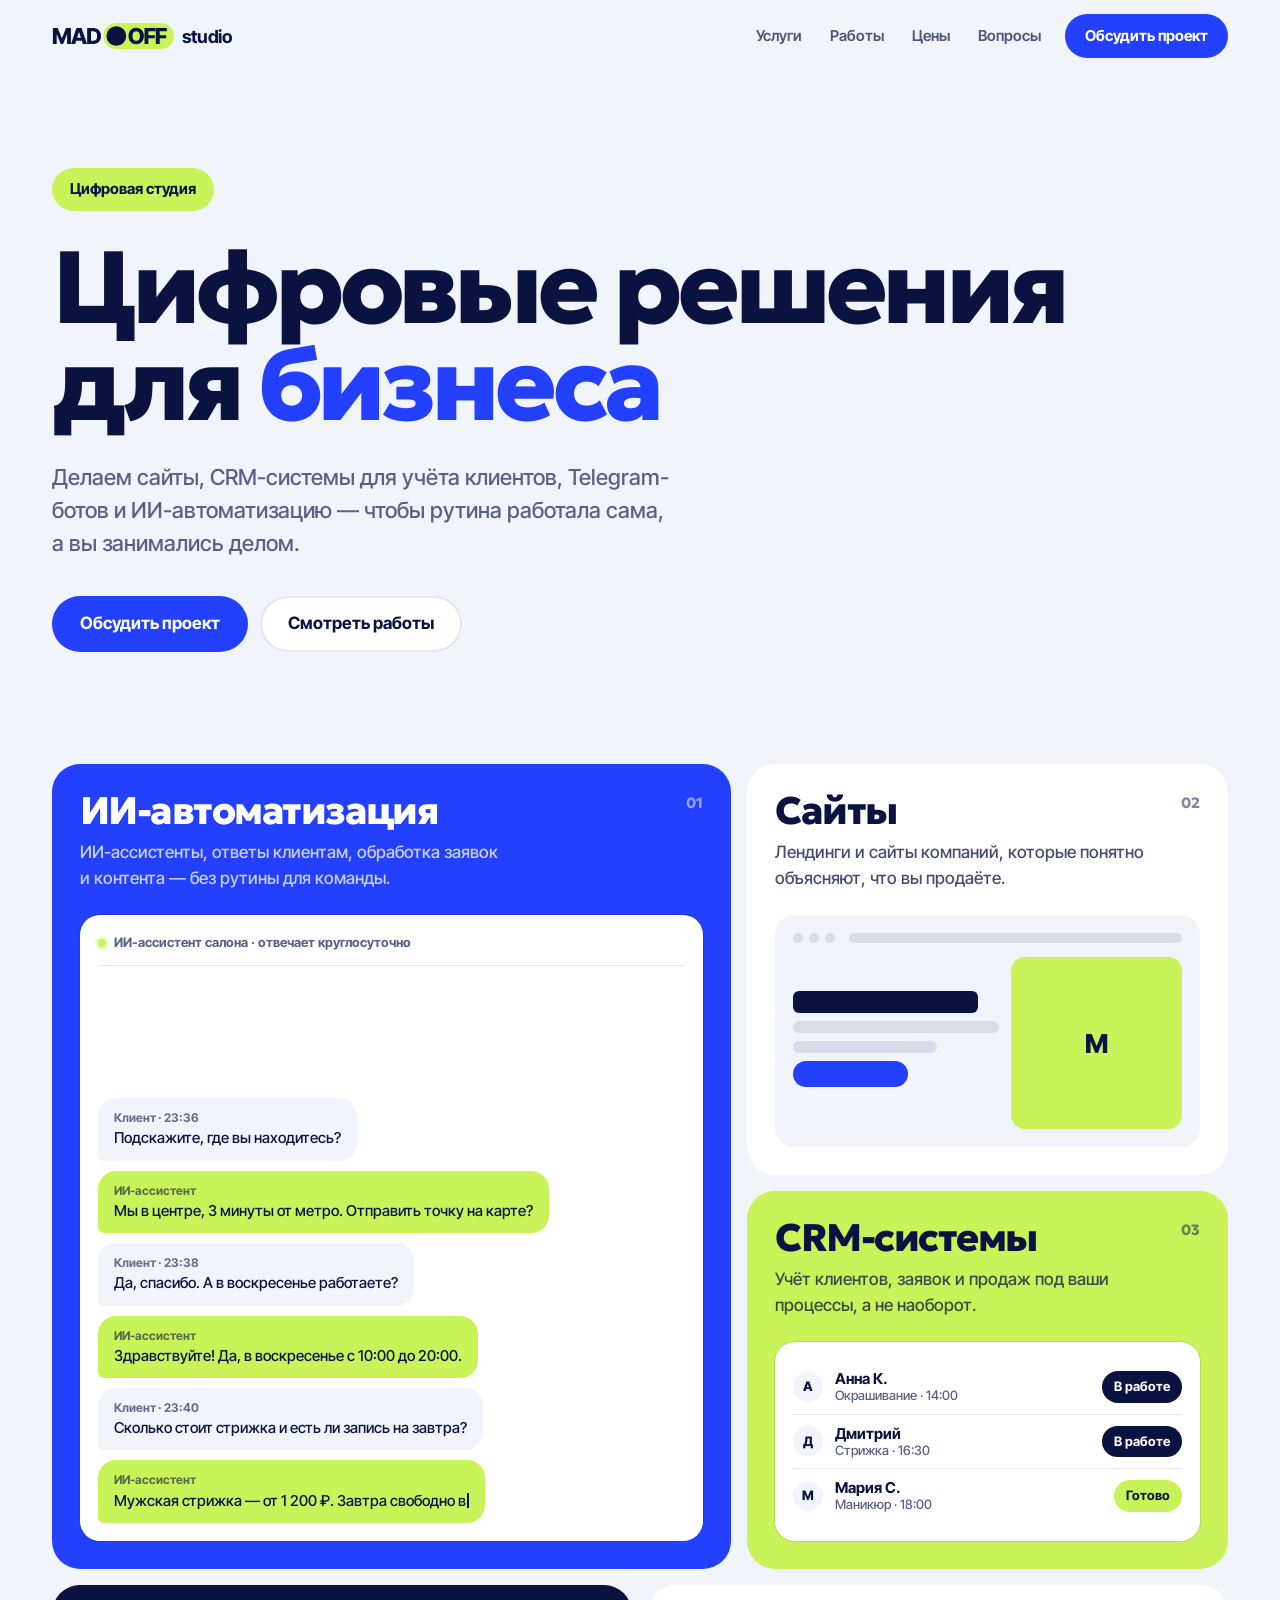
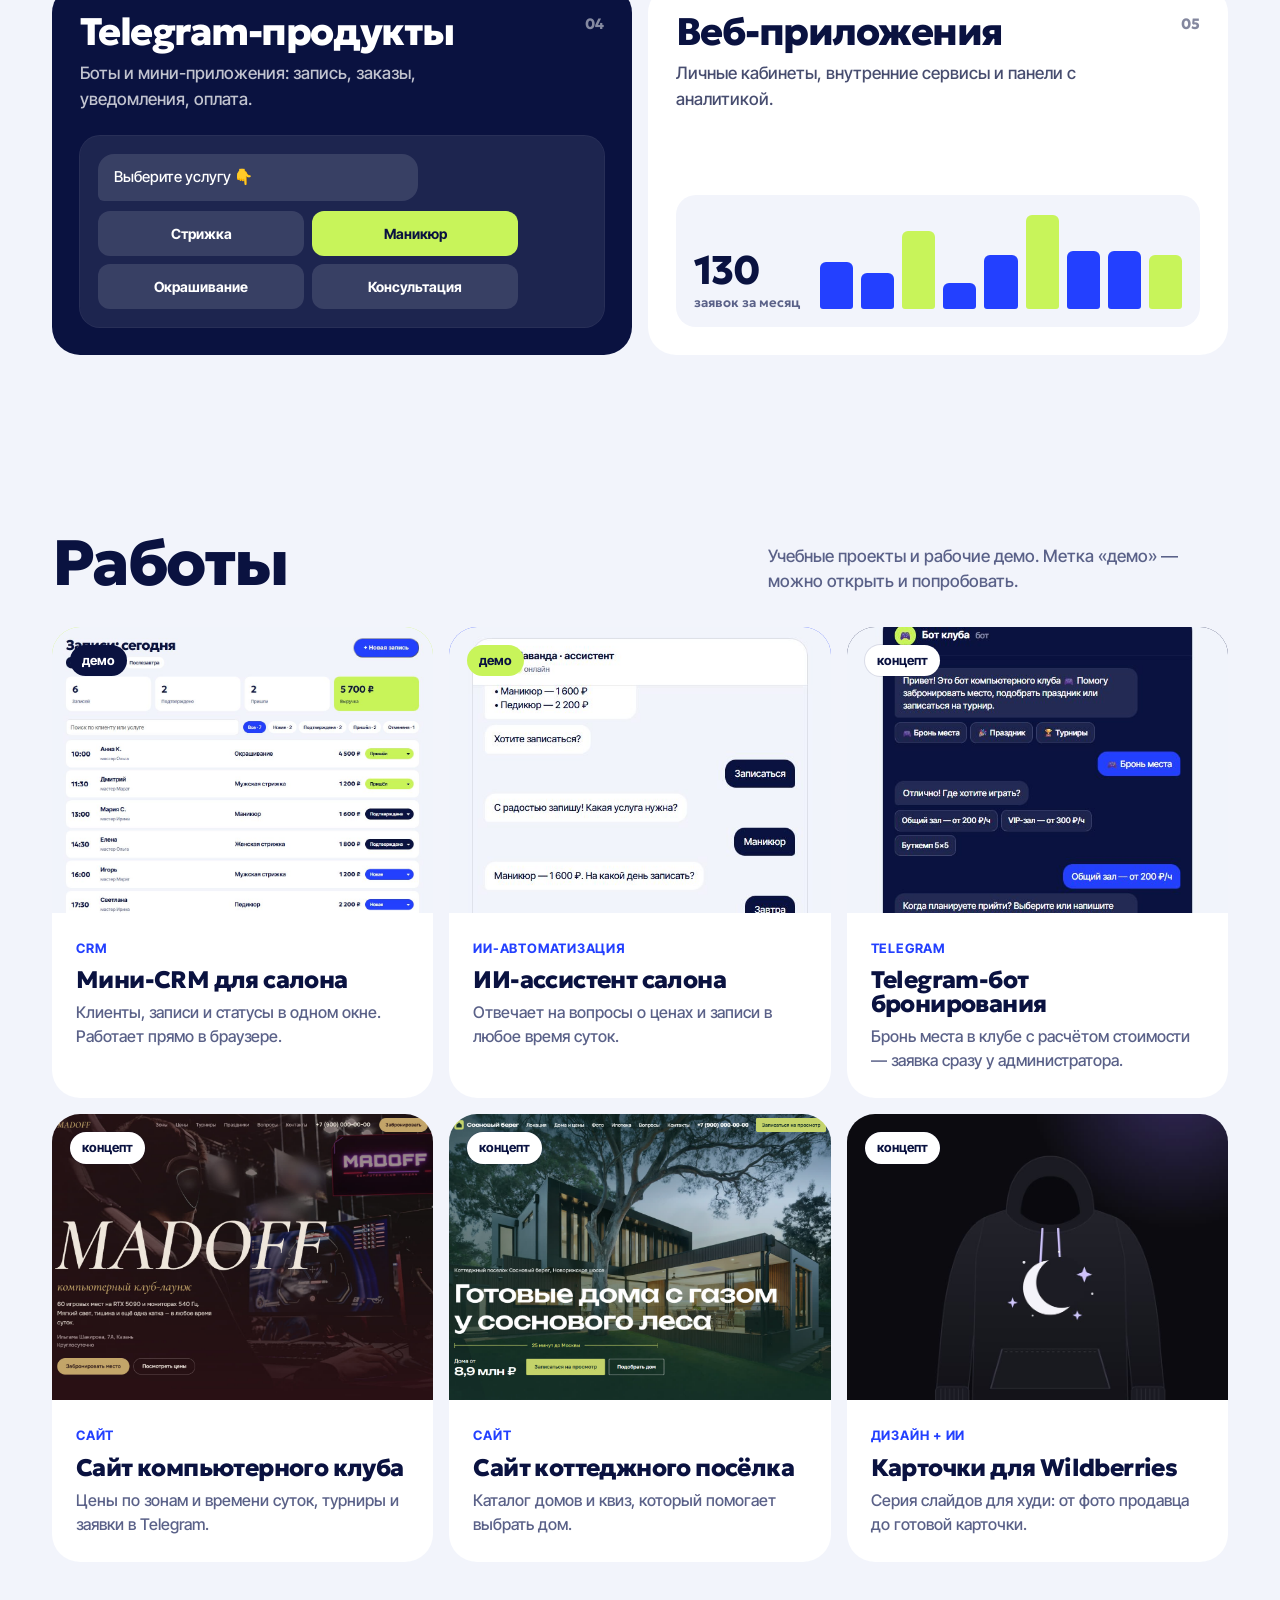
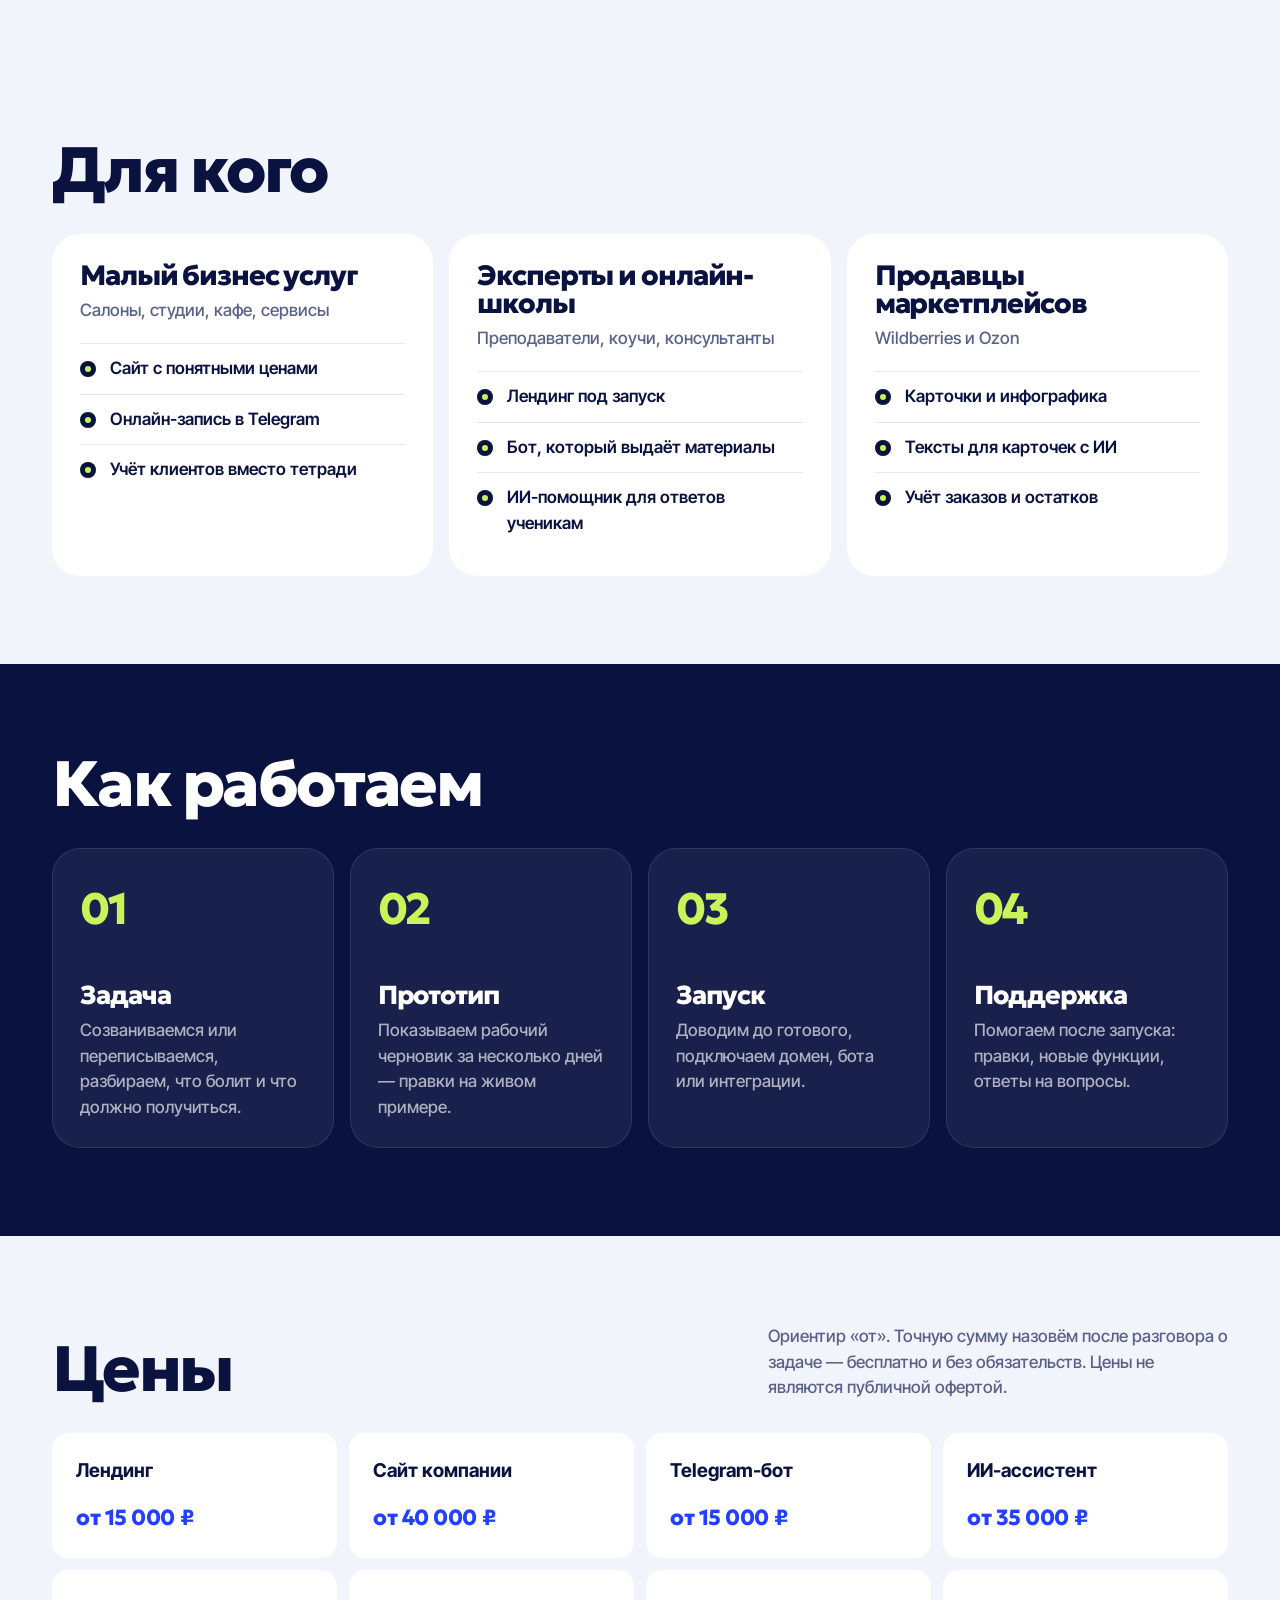
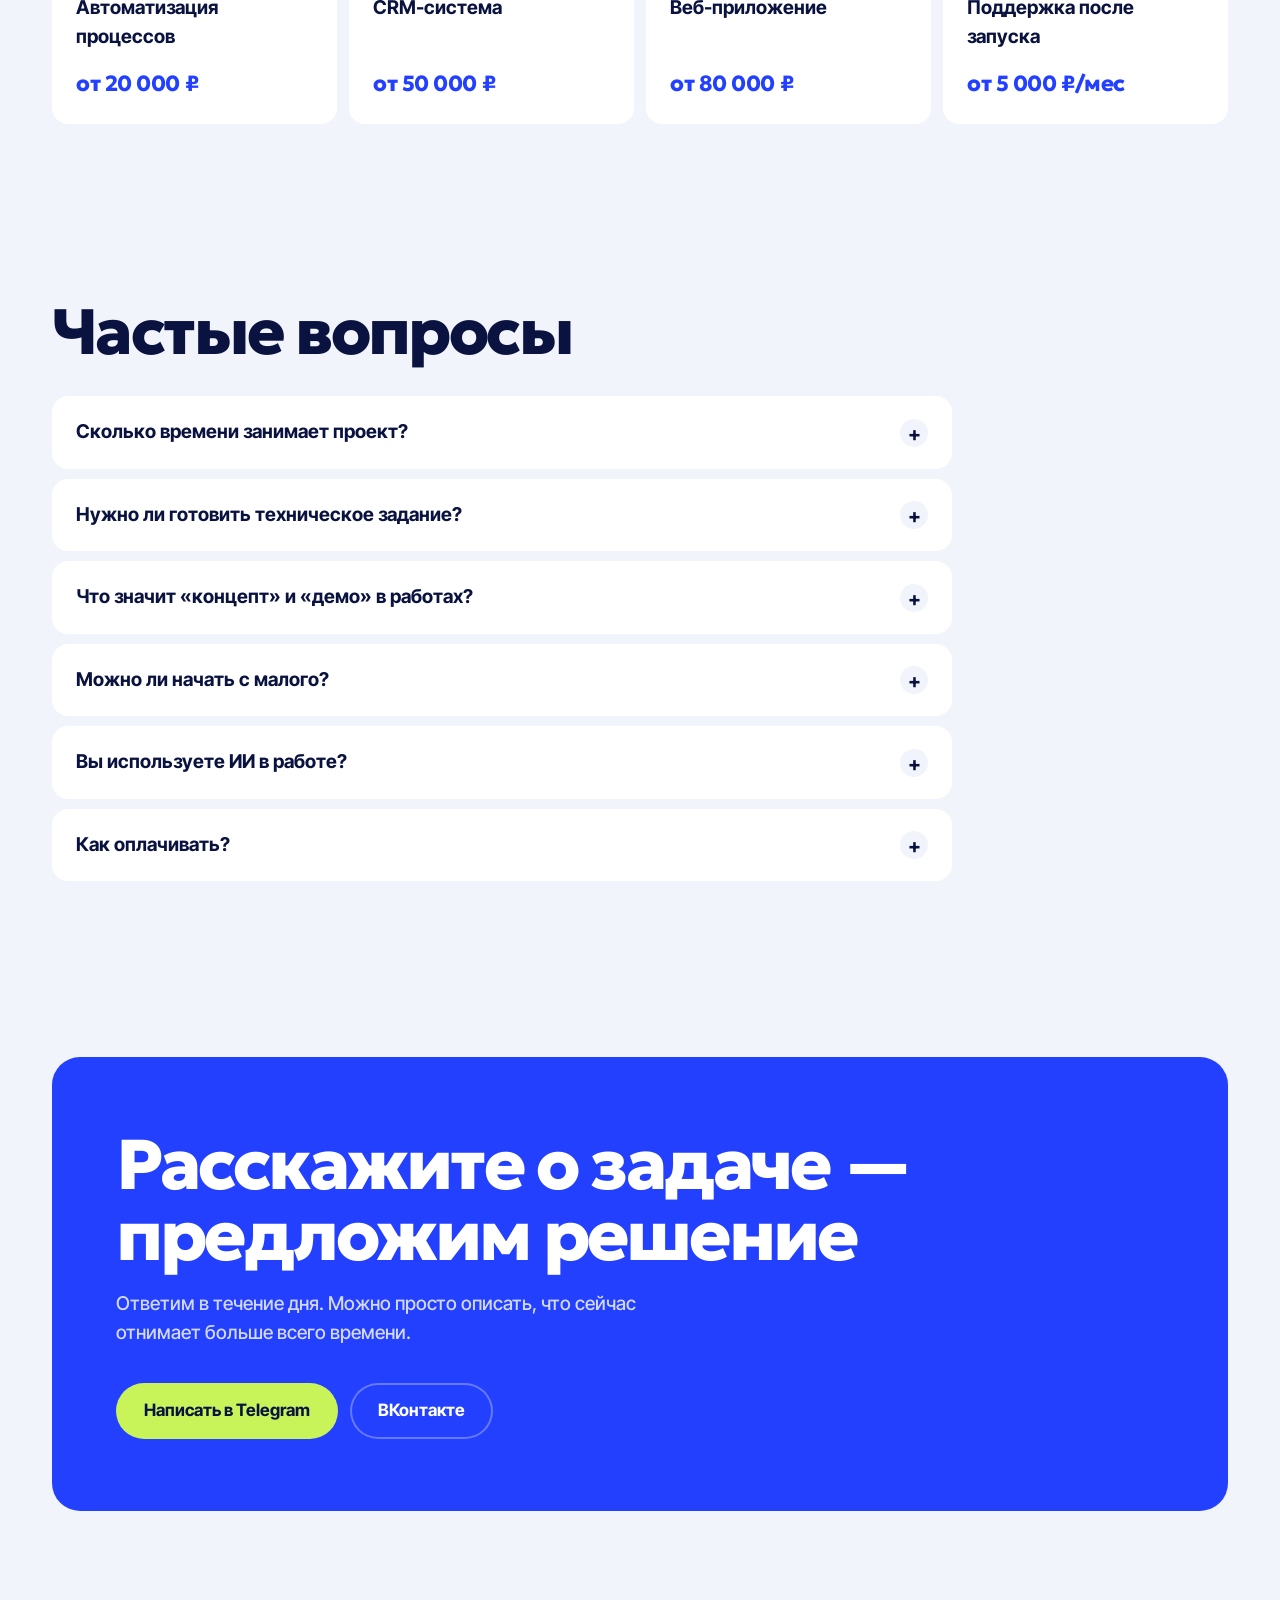
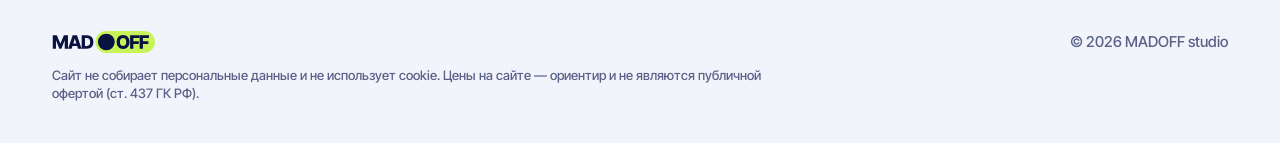
<file: index.html>
<!doctype html>
<html lang="ru">
<head>
  <meta charset="utf-8">
  <meta name="viewport" content="width=device-width, initial-scale=1">
  <title>MADOFF studio — цифровые решения для бизнеса</title>
  <meta name="description" content="ИИ-автоматизация, сайты, CRM-системы, Telegram-боты и веб-приложения для малого бизнеса, экспертов и продавцов маркетплейсов.">
  <meta property="og:title" content="MADOFF studio — цифровые решения для бизнеса">
  <meta property="og:description" content="ИИ-автоматизация, сайты, CRM-системы, Telegram-продукты и веб-приложения.">
  <meta property="og:type" content="website">
  <meta property="og:site_name" content="MADOFF studio">
  <meta property="og:locale" content="ru_RU">
  <meta property="og:url" content="https://madoff-studio.netlify.app/">
  <meta property="og:image" content="https://madoff-studio.netlify.app/img/og.jpg">
  <meta property="og:image:width" content="1200">
  <meta property="og:image:height" content="630">
  <meta name="twitter:card" content="summary_large_image">
  <link rel="canonical" href="https://madoff-studio.netlify.app/">
  <link rel="icon" href="img/brand/madoff-icon.svg" type="image/svg+xml">
  <link rel="preload" href="fonts/geologica-cyrillic.woff2" as="font" type="font/woff2" crossorigin>
  <link rel="preload" href="fonts/inter-tight-cyrillic.woff2" as="font" type="font/woff2" crossorigin>
  <link rel="stylesheet" href="css/style.css">
</head>
<body>

<header class="top">
  <div class="wrap top__in">
    <a href="./" class="top__logo" aria-label="MADOFF studio — на главную"><img src="img/brand/madoff-logo-main.svg" alt="MADOFF" width="132" height="28"><span>studio</span></a>
    <nav class="top__nav" aria-label="Разделы">
      <a href="#services">Услуги</a><a href="#work">Работы</a><a href="#prices">Цены</a><a href="#faq">Вопросы</a>
    </nav>
    <a class="btn btn--blue btn--sm" data-tg href="#">Обсудить проект</a>
  </div>
</header>

<main>
  <!-- Первый экран -->
  <section class="hero wrap">
    <p class="kicker reveal">Цифровая студия</p>
    <h1 class="hero__title reveal">Цифровые решения<br>для <span class="mark">бизнеса</span></h1>
    <p class="hero__sub reveal">Делаем сайты, CRM-системы для учёта клиентов, Telegram-ботов и ИИ-автоматизацию — чтобы рутина работала сама, а вы занимались делом.</p>
    <div class="hero__cta reveal">
      <a class="btn btn--blue" data-tg href="#">Обсудить проект</a>
      <a class="btn btn--ghost" href="#work">Смотреть работы</a>
    </div>
  </section>

  <!-- Услуги: бенто-сетка -->
  <section id="services" class="wrap section">
    <div class="bento" id="bento"></div>
  </section>

  <!-- Работы -->
  <section id="work" class="wrap section">
    <div class="head reveal">
      <h2>Работы</h2>
      <p>Учебные проекты и рабочие демо. Метка «демо» — можно открыть и попробовать.</p>
    </div>
    <div class="cases" id="cases"></div>
  </section>

  <!-- Для кого -->
  <section class="wrap section">
    <div class="head reveal"><h2>Для кого</h2></div>
    <div class="aud" id="aud"></div>
  </section>

  <!-- Как работаем -->
  <section class="section section--ink">
    <div class="wrap">
      <div class="head reveal"><h2>Как работаем</h2></div>
      <ol class="steps" id="steps"></ol>
    </div>
  </section>

  <!-- Цены -->
  <section id="prices" class="wrap section">
    <div class="head reveal">
      <h2>Цены</h2>
      <p>Ориентир «от». Точную сумму назовём после разговора о задаче — бесплатно и без обязательств. Цены не являются публичной офертой.</p>
    </div>
    <div class="prices" id="prices-list"></div>
  </section>

  <!-- Вопросы -->
  <section id="faq" class="wrap section">
    <div class="head reveal"><h2>Частые вопросы</h2></div>
    <div class="faq" id="faq-list"></div>
  </section>

  <!-- Финал -->
  <section class="wrap section">
    <div class="final reveal">
      <h2>Расскажите о задаче —<br>предложим решение</h2>
      <p>Ответим в течение дня. Можно просто описать, что сейчас отнимает больше всего времени.</p>
      <div class="final__cta">
        <a class="btn btn--lime" data-tg href="#">Написать в Telegram</a>
        <a class="btn btn--line" data-vk href="#">ВКонтакте</a>
      </div>
    </div>
  </section>
</main>

<footer class="foot wrap">
  <div class="foot__row">
    <img src="img/brand/madoff-logo-main.svg" alt="MADOFF" width="104" height="22">
    <span>© 2026 MADOFF studio</span>
  </div>
  <p class="foot__note">Сайт не собирает персональные данные и не использует cookie. Цены на сайте — ориентир и не являются публичной офертой (ст. 437 ГК РФ).</p>
</footer>

<script src="js/data.js"></script>
<script src="js/main.js"></script>
</body>
</html>
</file>
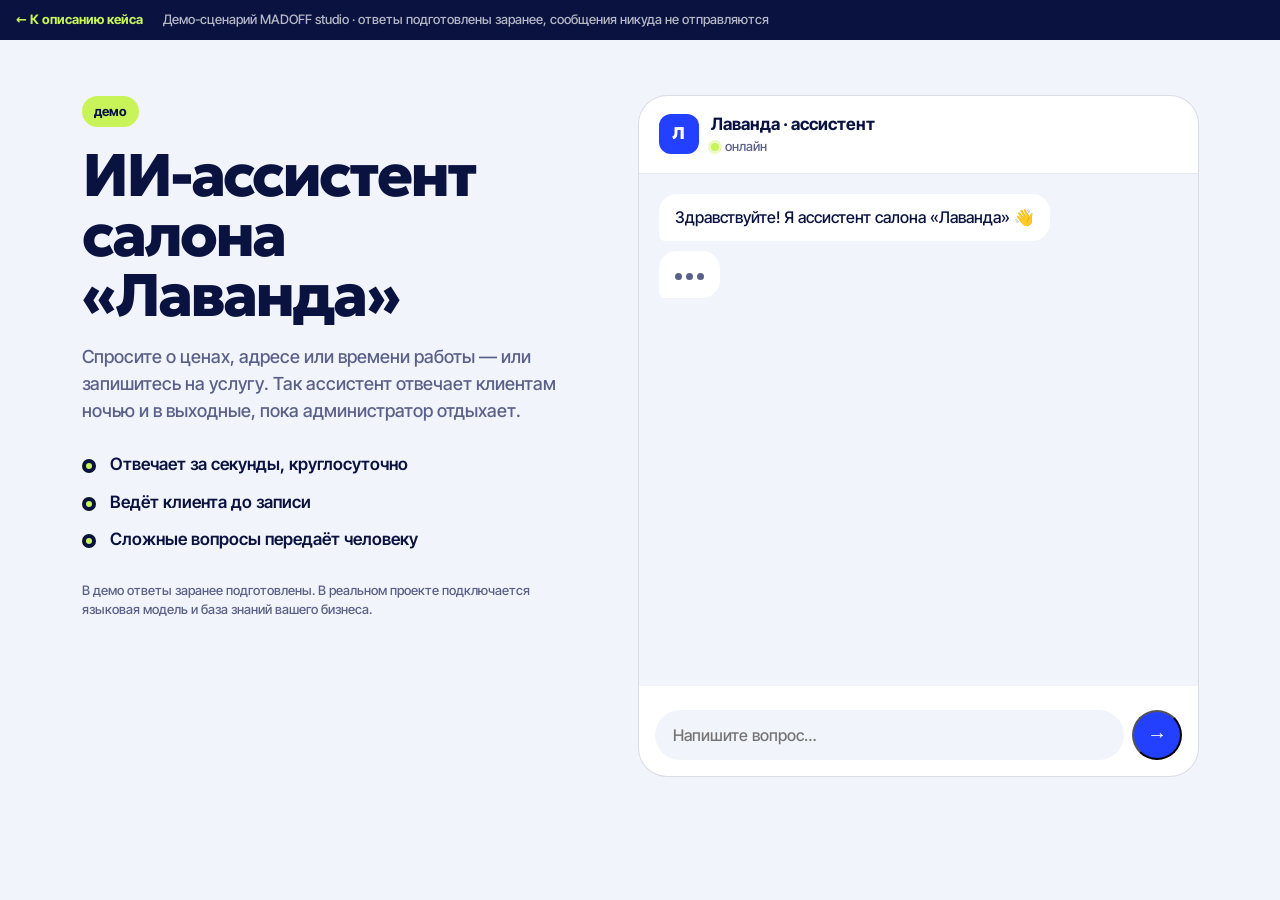
<file: demo/assistant/index.html>
<!doctype html>
<html lang="ru">
<head>
  <meta charset="utf-8">
  <meta name="viewport" content="width=device-width, initial-scale=1">
  <title>Демо: ИИ-ассистент салона — MADOFF studio</title>
  <meta property="og:title" content="Демо: ИИ-ассистент салона — MADOFF studio">
  <meta name="description" content="Работы MADOFF studio: сайты, CRM-системы, Telegram-боты и ИИ-автоматизация для бизнеса.">
  <meta property="og:description" content="Цифровые решения для бизнеса: сайты, CRM-системы, Telegram-боты, ИИ-автоматизация.">
  <meta property="og:type" content="website">
  <meta property="og:site_name" content="MADOFF studio">
  <meta property="og:locale" content="ru_RU">
  <meta property="og:url" content="https://madoff-studio.netlify.app/demo/assistant/">
  <meta property="og:image" content="https://madoff-studio.netlify.app/img/og.jpg">
  <meta property="og:image:width" content="1200">
  <meta property="og:image:height" content="630">
  <meta name="twitter:card" content="summary_large_image">
  <link rel="canonical" href="https://madoff-studio.netlify.app/demo/assistant/">
  <link rel="icon" href="../../img/brand/madoff-icon.svg" type="image/svg+xml">
  <link rel="stylesheet" href="../../css/style.css">
  <link rel="stylesheet" href="assistant.css">
</head>
<body class="app">

<div class="demo-bar">
  <a href="../../cases/ai-assistant.html">← К описанию кейса</a>
  <span>Демо-сценарий MADOFF studio · ответы подготовлены заранее, сообщения никуда не отправляются</span>
</div>

<div class="as">
  <section class="as__info">
    <span class="pill tag-demo">демо</span>
    <h1>ИИ-ассистент салона «Лаванда»</h1>
    <p>Спросите о ценах, адресе или времени работы — или запишитесь на услугу. Так ассистент отвечает клиентам ночью и в выходные, пока администратор отдыхает.</p>
    <ul class="ticks">
      <li>Отвечает за секунды, круглосуточно</li>
      <li>Ведёт клиента до записи</li>
      <li>Сложные вопросы передаёт человеку</li>
    </ul>
    <p class="as__note">В демо ответы заранее подготовлены. В реальном проекте подключается языковая модель и база знаний вашего бизнеса.</p>
  </section>

  <section class="chatbox" aria-label="Чат с ассистентом">
    <header class="chatbox__head"><span class="chatbox__ava">Л</span><div><b>Лаванда · ассистент</b><small><i></i>онлайн</small></div></header>
    <div class="chatbox__log" id="log" aria-live="polite"></div>
    <div class="chatbox__chips" id="chips"></div>
    <form class="chatbox__form" id="form">
      <input id="input" class="field" autocomplete="off" maxlength="200" placeholder="Напишите вопрос…" aria-label="Сообщение">
      <button class="btn btn--blue" type="submit" aria-label="Отправить">→</button>
    </form>
  </section>
</div>

<script src="assistant.js"></script>
</body>
</html>
</file>
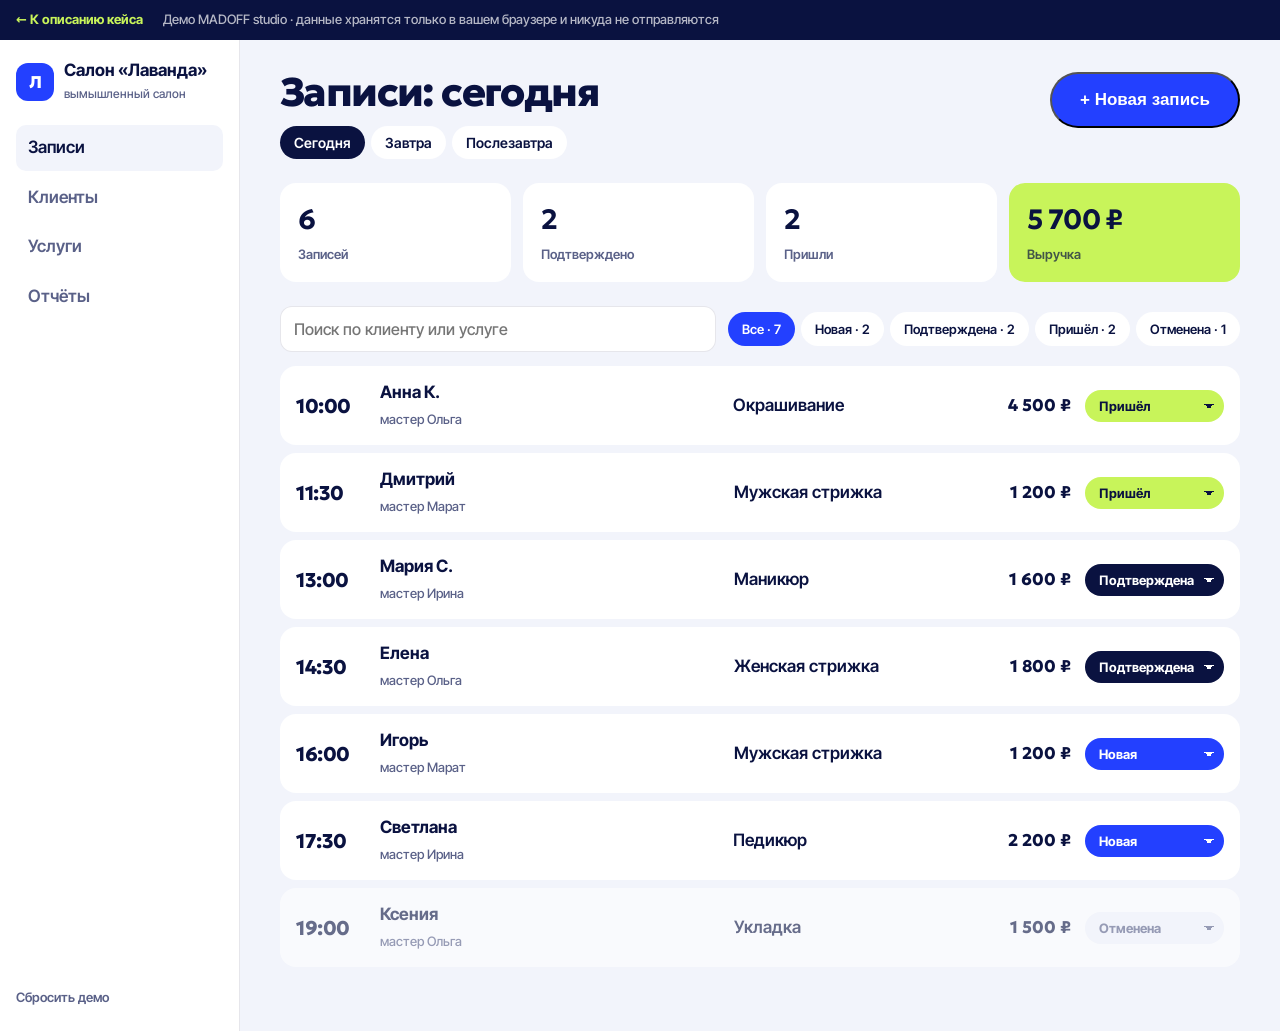
<file: demo/crm/index.html>
<!doctype html>
<html lang="ru">
<head>
  <meta charset="utf-8">
  <meta name="viewport" content="width=device-width, initial-scale=1">
  <title>Демо: мини-CRM для салона — MADOFF studio</title>
  <meta property="og:title" content="Демо: мини-CRM для салона — MADOFF studio">
  <meta name="description" content="Работы MADOFF studio: сайты, CRM-системы, Telegram-боты и ИИ-автоматизация для бизнеса.">
  <meta property="og:description" content="Цифровые решения для бизнеса: сайты, CRM-системы, Telegram-боты, ИИ-автоматизация.">
  <meta property="og:type" content="website">
  <meta property="og:site_name" content="MADOFF studio">
  <meta property="og:locale" content="ru_RU">
  <meta property="og:url" content="https://madoff-studio.netlify.app/demo/crm/">
  <meta property="og:image" content="https://madoff-studio.netlify.app/img/og.jpg">
  <meta property="og:image:width" content="1200">
  <meta property="og:image:height" content="630">
  <meta name="twitter:card" content="summary_large_image">
  <link rel="canonical" href="https://madoff-studio.netlify.app/demo/crm/">
  <link rel="icon" href="../../img/brand/madoff-icon.svg" type="image/svg+xml">
  <link rel="stylesheet" href="../../css/style.css">
  <link rel="stylesheet" href="crm.css">
</head>
<body class="app">

<div class="demo-bar">
  <a href="../../cases/crm-salon.html">← К описанию кейса</a>
  <span>Демо MADOFF studio · данные хранятся только в вашем браузере и никуда не отправляются</span>
</div>

<div class="crm">
  <aside class="crm__side">
    <div class="crm__brand"><span class="crm__logo">Л</span><div><b>Салон «Лаванда»</b><small>вымышленный салон</small></div></div>
    <nav class="crm__nav">
      <span class="on">Записи</span><span>Клиенты</span><span>Услуги</span><span>Отчёты</span>
    </nav>
    <button class="crm__reset" id="reset" type="button">Сбросить демо</button>
  </aside>

  <main class="crm__main">
    <header class="crm__head">
      <div>
        <h1 id="day-title">Записи на сегодня</h1>
        <div class="days" id="days"></div>
      </div>
      <button class="btn btn--blue" id="add-open" type="button">+ Новая запись</button>
    </header>

    <section class="stats" id="stats"></section>

    <div class="tools">
      <input class="field" id="search" type="search" placeholder="Поиск по клиенту или услуге" aria-label="Поиск">
      <div class="filters" id="filters"></div>
    </div>

    <div class="list" id="list"></div>
  </main>
</div>

<dialog class="modal" id="modal">
  <form method="dialog" id="form">
    <h2>Новая запись</h2>
    <label>Клиент<input class="field" name="client" required maxlength="40" placeholder="Например, Анна"></label>
    <label>Услуга<select class="field" name="service" id="service"></select></label>
    <div class="row">
      <label>Время<input class="field" name="time" type="time" required value="12:00"></label>
      <label>Мастер<select class="field" name="master"><option>Ольга</option><option>Ирина</option><option>Марат</option></select></label>
    </div>
    <p class="hint">Это демо: имя сохранится только в вашем браузере. Не вводите настоящие данные.</p>
    <div class="modal__btns">
      <button class="btn btn--ghost" value="cancel" type="button" id="cancel">Отмена</button>
      <button class="btn btn--blue" value="ok" type="submit">Добавить</button>
    </div>
  </form>
</dialog>

<script src="crm.js"></script>
</body>
</html>
</file>
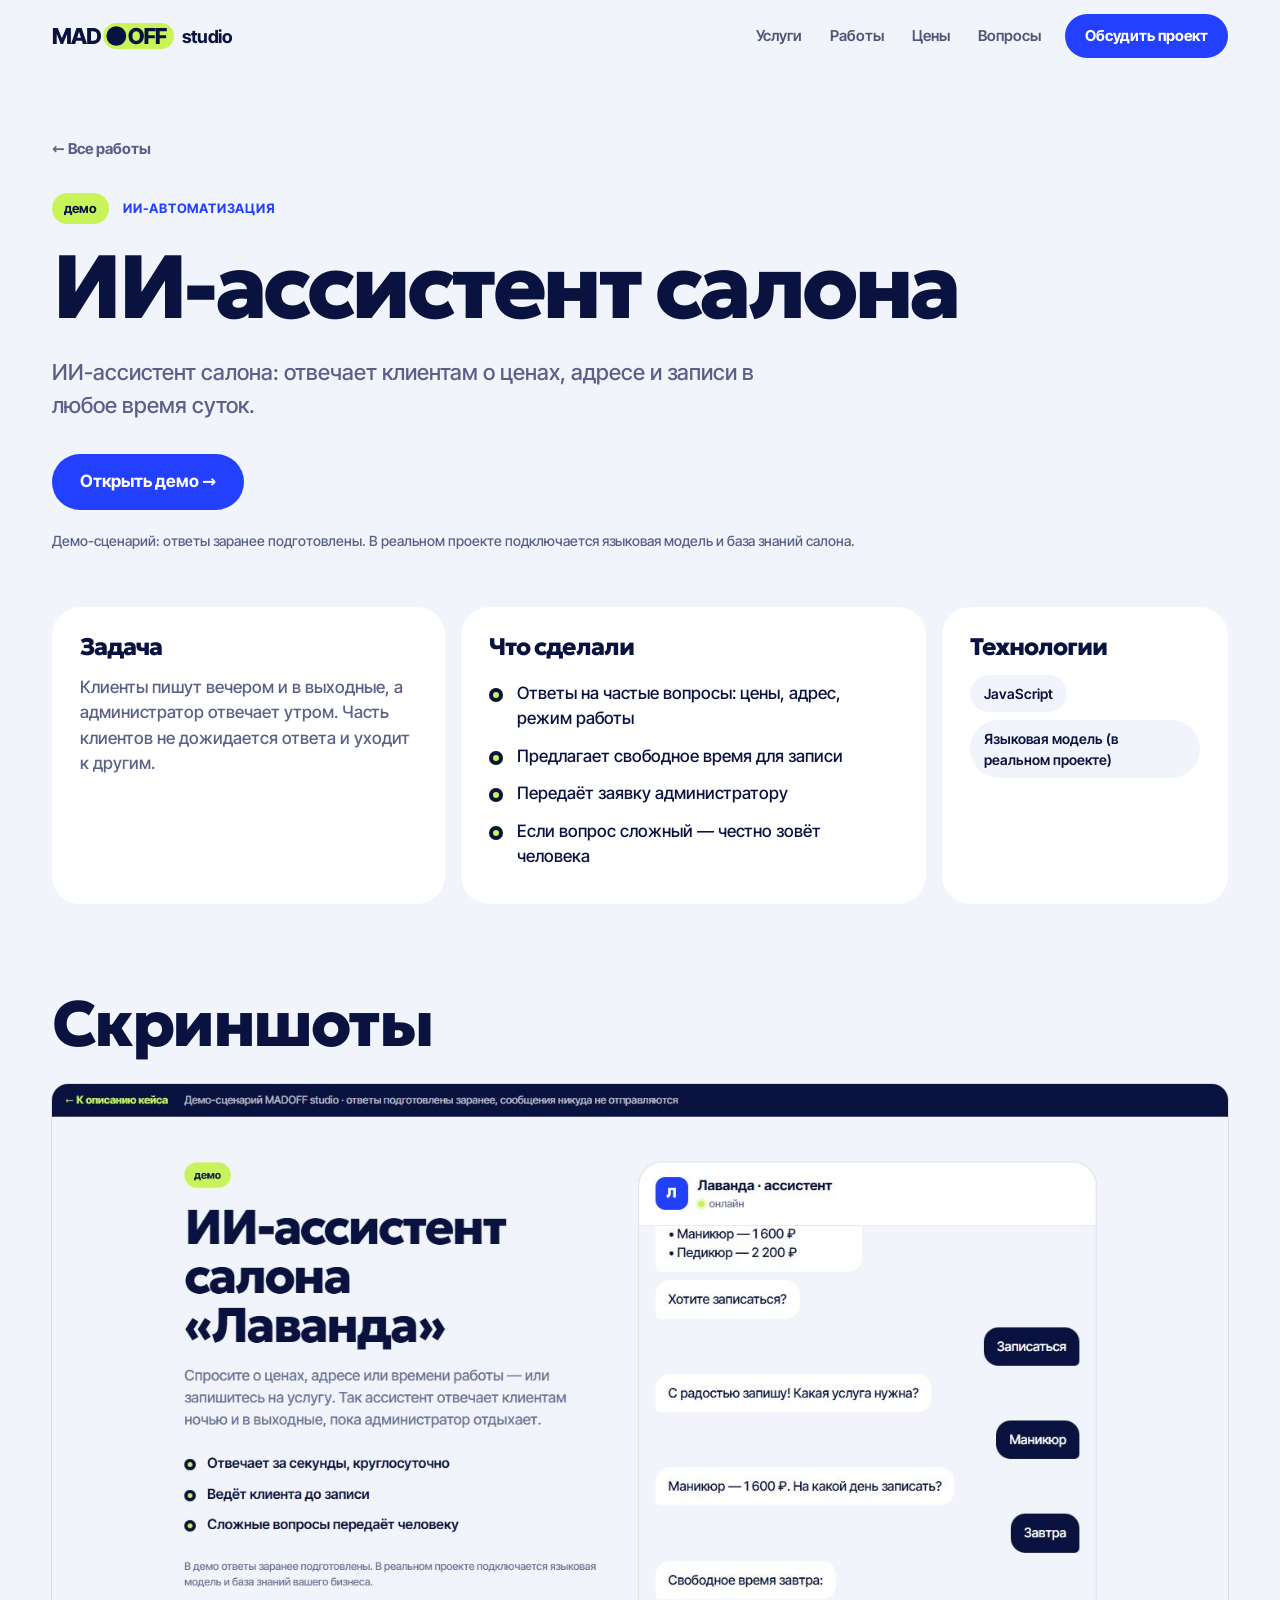
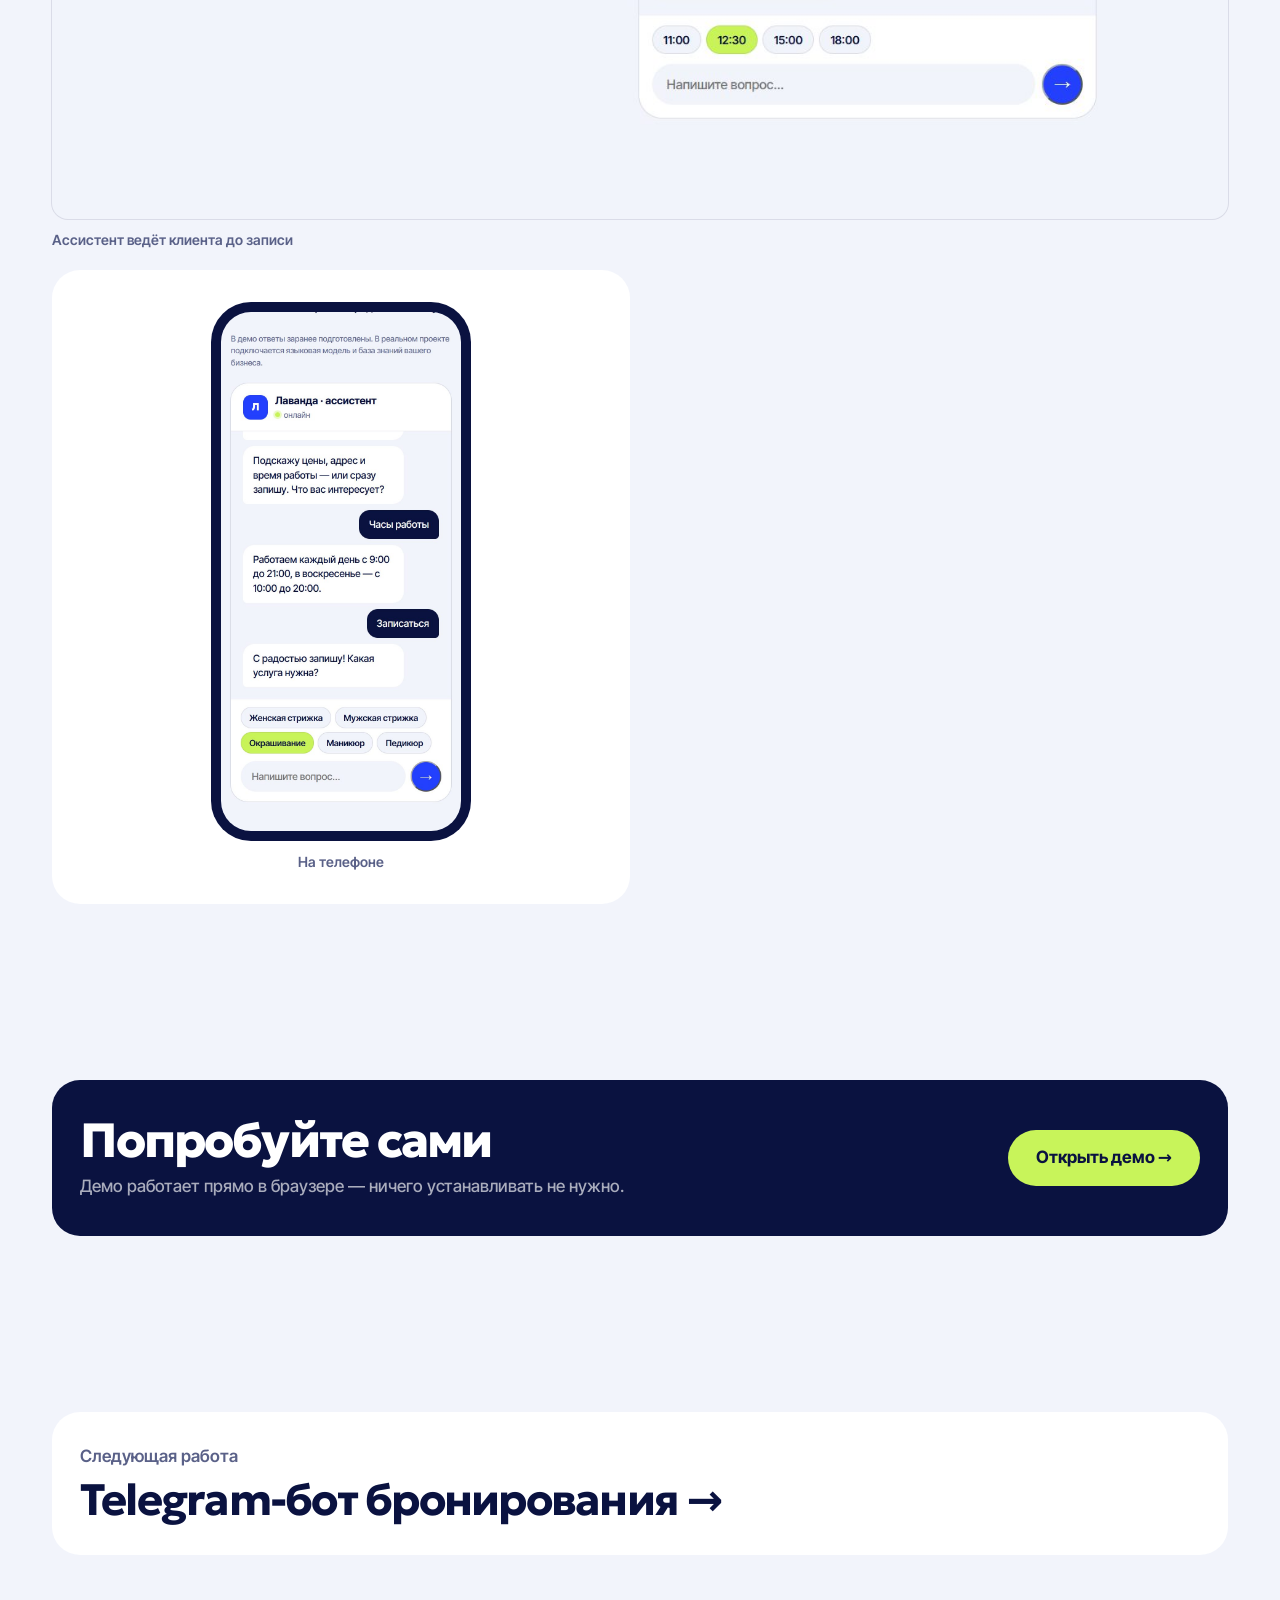
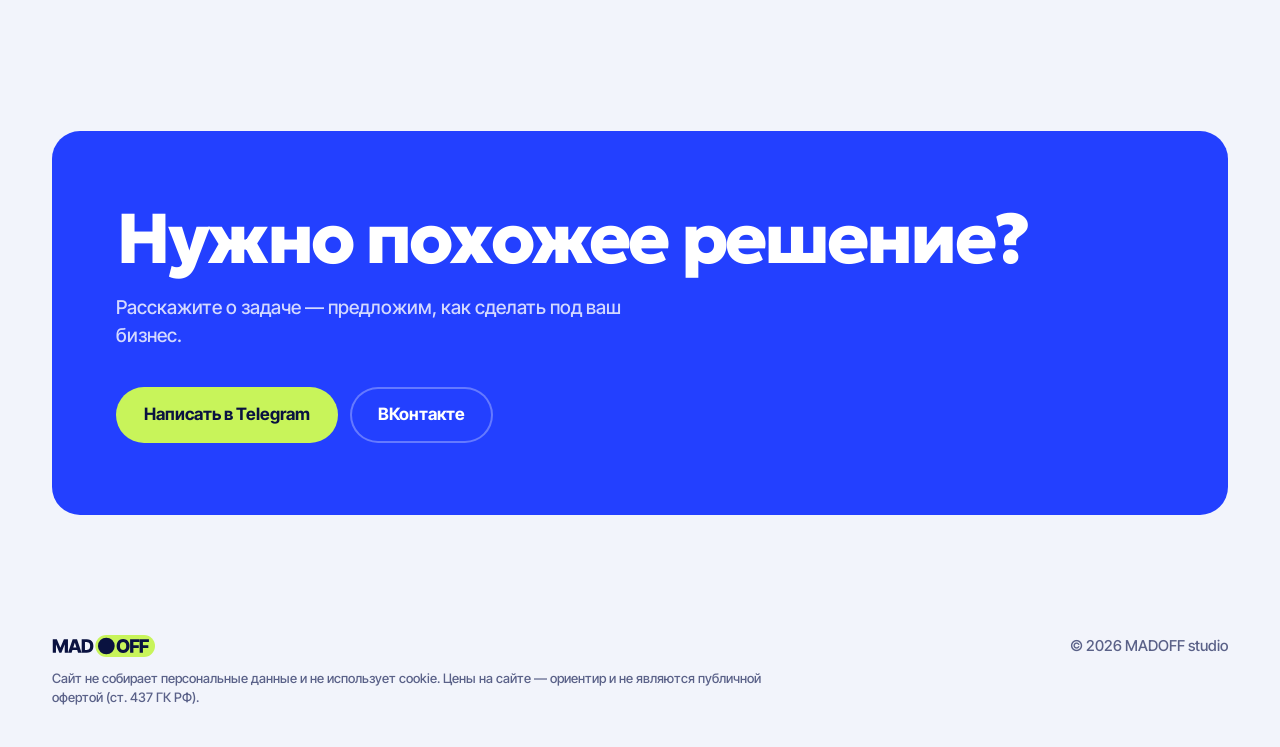
<file: cases/ai-assistant.html>
<!doctype html>
<html lang="ru">
<head>
  <meta charset="utf-8">
  <meta name="viewport" content="width=device-width, initial-scale=1">
  <title>ИИ-ассистент салона — MADOFF studio</title>
  <meta property="og:title" content="ИИ-ассистент салона — MADOFF studio">
  <meta name="description" content="ИИ-ассистент салона: отвечает клиентам о ценах, адресе и записи в любое время суток.">
  <meta property="og:description" content="ИИ-ассистент салона: отвечает клиентам о ценах, адресе и записи в любое время суток.">
  <meta property="og:type" content="website">
  <meta property="og:site_name" content="MADOFF studio">
  <meta property="og:locale" content="ru_RU">
  <meta property="og:url" content="https://madoff-studio.netlify.app/cases/ai-assistant">
  <meta property="og:image" content="https://madoff-studio.netlify.app/img/og.jpg">
  <meta property="og:image:width" content="1200">
  <meta property="og:image:height" content="630">
  <meta name="twitter:card" content="summary_large_image">
  <link rel="canonical" href="https://madoff-studio.netlify.app/cases/ai-assistant">
  <link rel="icon" href="../img/brand/madoff-icon.svg" type="image/svg+xml">
  <link rel="preload" href="../fonts/geologica-cyrillic.woff2" as="font" type="font/woff2" crossorigin>
  <link rel="stylesheet" href="../css/style.css">
</head>
<body>

<header class="top">
  <div class="wrap top__in">
    <a href="../" class="top__logo" aria-label="MADOFF studio — на главную"><img src="../img/brand/madoff-logo-main.svg" alt="MADOFF" width="132" height="28"><span>studio</span></a>
    <nav class="top__nav" aria-label="Разделы">
      <a href="../#services">Услуги</a><a href="../#work">Работы</a><a href="../#prices">Цены</a><a href="../#faq">Вопросы</a>
    </nav>
    <a class="btn btn--blue btn--sm" data-tg href="#">Обсудить проект</a>
  </div>
</header>

<!-- Содержимое страницы собирается из js/cases.js (ключ — data-slug) -->
<main id="case" data-slug="ai-assistant"></main>

<footer class="foot wrap">
  <div class="foot__row">
    <img src="../img/brand/madoff-logo-main.svg" alt="MADOFF" width="104" height="22">
    <span>© 2026 MADOFF studio</span>
  </div>
  <p class="foot__note">Сайт не собирает персональные данные и не использует cookie. Цены на сайте — ориентир и не являются публичной офертой (ст. 437 ГК РФ).</p>
</footer>

<script src="../js/data.js"></script>
<script src="../js/cases.js"></script>
<script src="../js/case.js"></script>
</body>
</html>
</file>
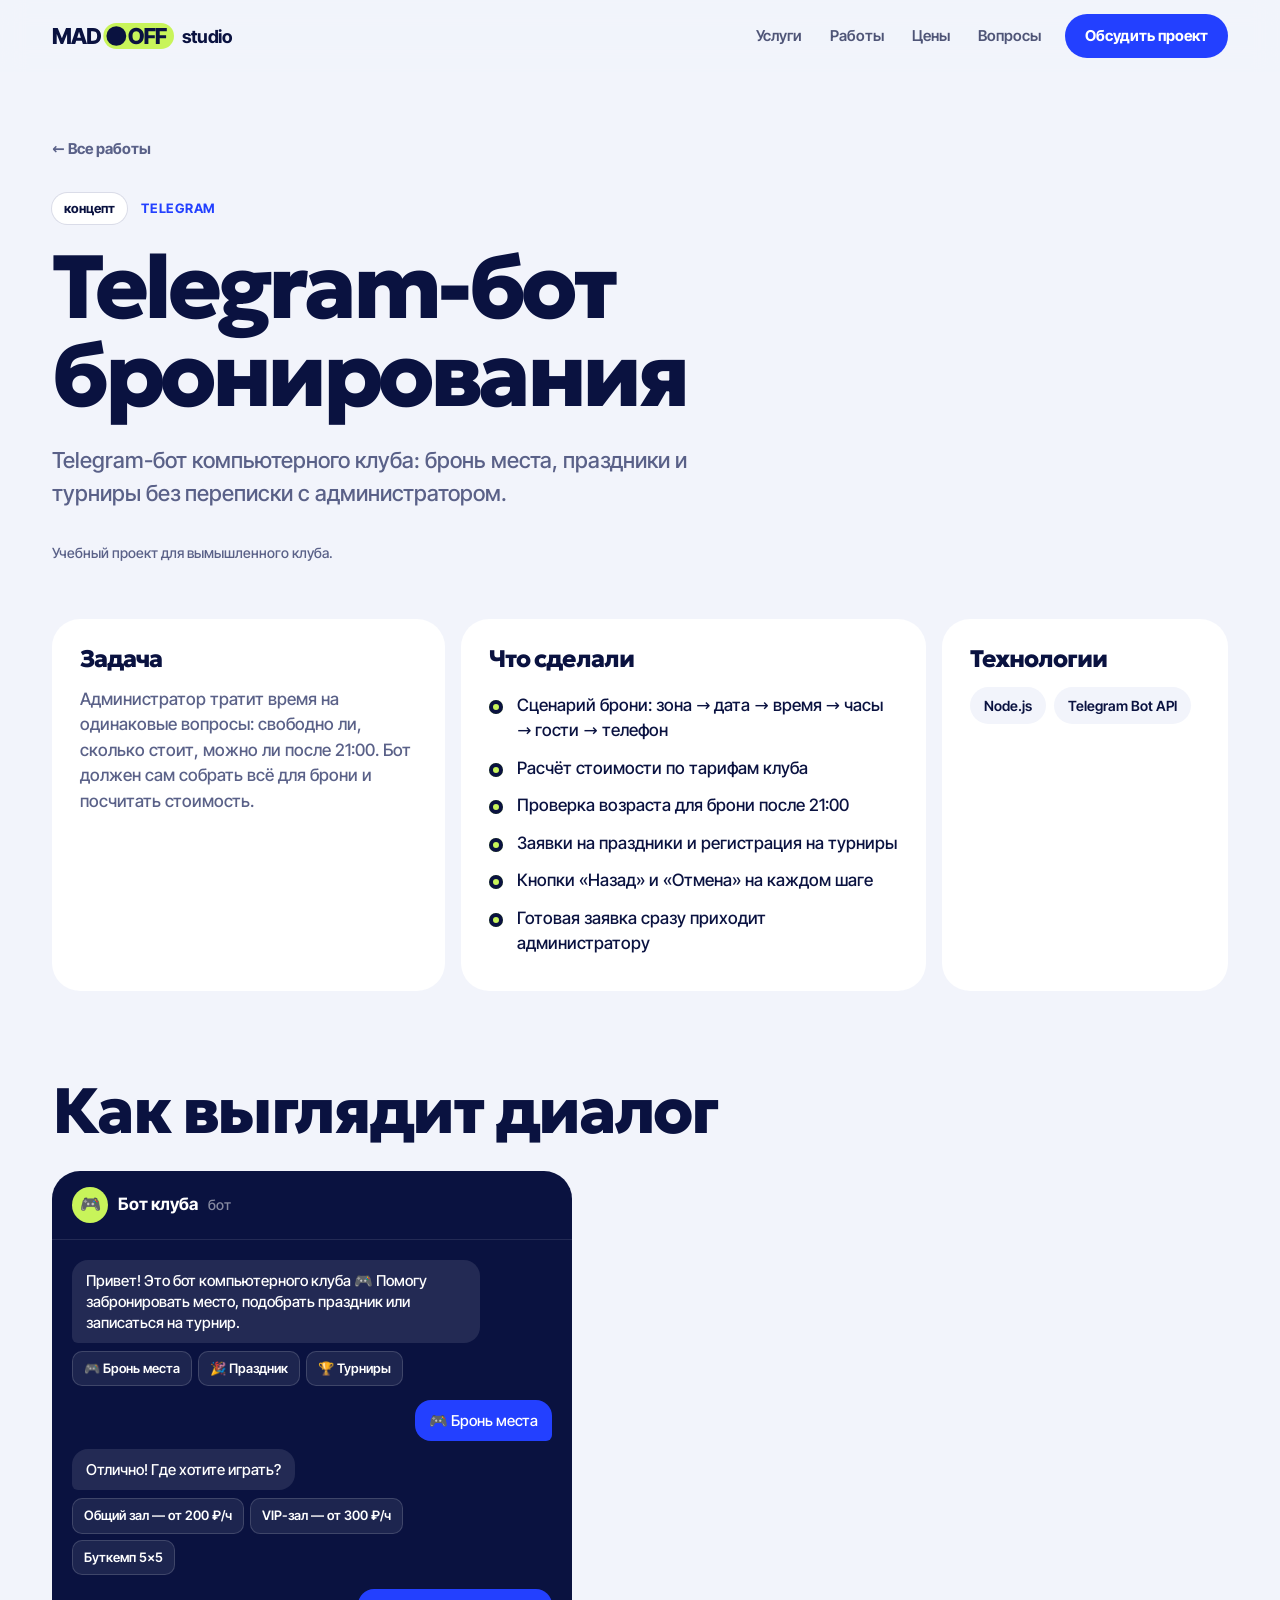
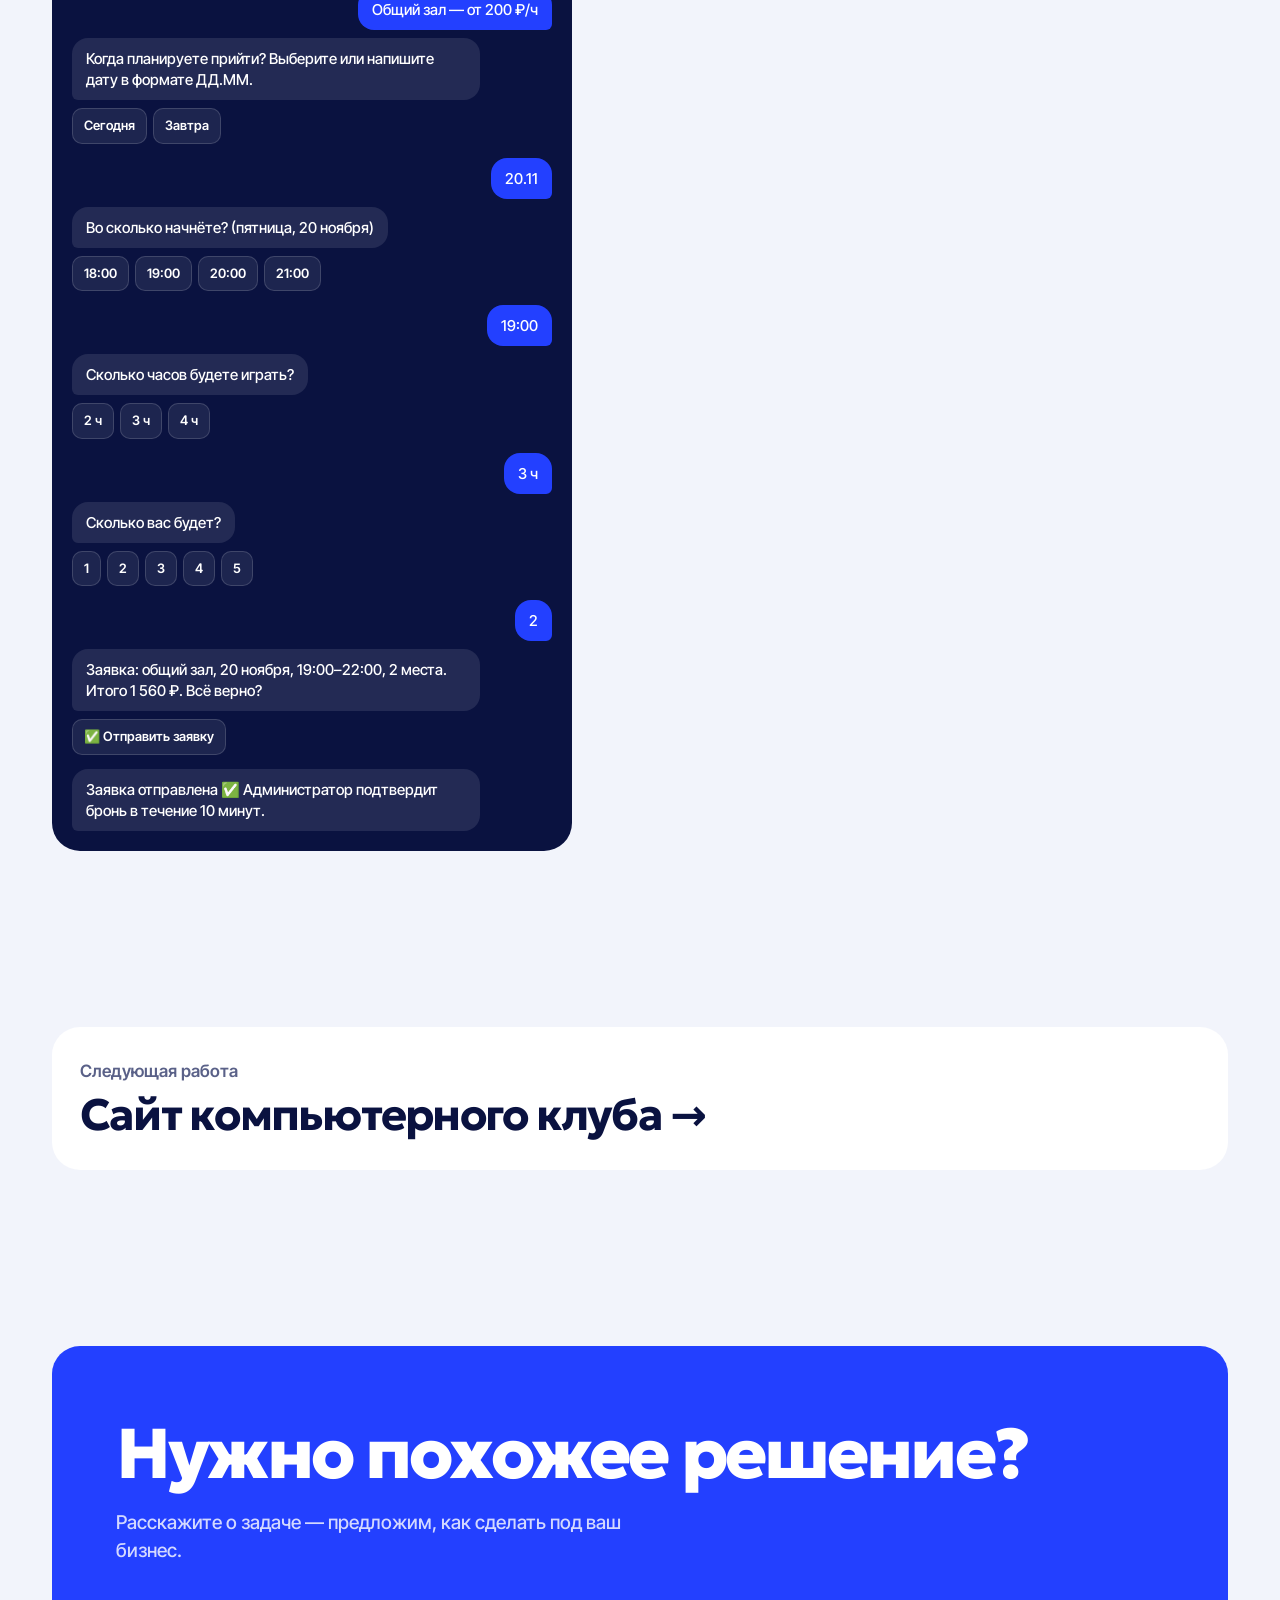
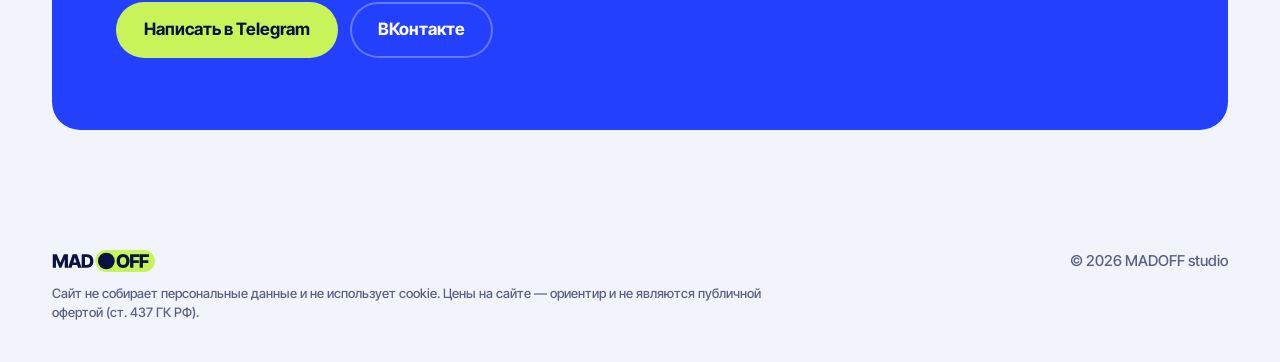
<file: cases/booking-bot.html>
<!doctype html>
<html lang="ru">
<head>
  <meta charset="utf-8">
  <meta name="viewport" content="width=device-width, initial-scale=1">
  <title>Telegram-бот бронирования — MADOFF studio</title>
  <meta property="og:title" content="Telegram-бот бронирования — MADOFF studio">
  <meta name="description" content="Telegram-бот компьютерного клуба: бронь места, праздники и турниры без переписки с администратором.">
  <meta property="og:description" content="Telegram-бот компьютерного клуба: бронь места, праздники и турниры без переписки с администратором.">
  <meta property="og:type" content="website">
  <meta property="og:site_name" content="MADOFF studio">
  <meta property="og:locale" content="ru_RU">
  <meta property="og:url" content="https://madoff-studio.netlify.app/cases/booking-bot">
  <meta property="og:image" content="https://madoff-studio.netlify.app/img/og.jpg">
  <meta property="og:image:width" content="1200">
  <meta property="og:image:height" content="630">
  <meta name="twitter:card" content="summary_large_image">
  <link rel="canonical" href="https://madoff-studio.netlify.app/cases/booking-bot">
  <link rel="icon" href="../img/brand/madoff-icon.svg" type="image/svg+xml">
  <link rel="preload" href="../fonts/geologica-cyrillic.woff2" as="font" type="font/woff2" crossorigin>
  <link rel="stylesheet" href="../css/style.css">
</head>
<body>

<header class="top">
  <div class="wrap top__in">
    <a href="../" class="top__logo" aria-label="MADOFF studio — на главную"><img src="../img/brand/madoff-logo-main.svg" alt="MADOFF" width="132" height="28"><span>studio</span></a>
    <nav class="top__nav" aria-label="Разделы">
      <a href="../#services">Услуги</a><a href="../#work">Работы</a><a href="../#prices">Цены</a><a href="../#faq">Вопросы</a>
    </nav>
    <a class="btn btn--blue btn--sm" data-tg href="#">Обсудить проект</a>
  </div>
</header>

<!-- Содержимое страницы собирается из js/cases.js (ключ — data-slug) -->
<main id="case" data-slug="booking-bot"></main>

<footer class="foot wrap">
  <div class="foot__row">
    <img src="../img/brand/madoff-logo-main.svg" alt="MADOFF" width="104" height="22">
    <span>© 2026 MADOFF studio</span>
  </div>
  <p class="foot__note">Сайт не собирает персональные данные и не использует cookie. Цены на сайте — ориентир и не являются публичной офертой (ст. 437 ГК РФ).</p>
</footer>

<script src="../js/data.js"></script>
<script src="../js/cases.js"></script>
<script src="../js/case.js"></script>
</body>
</html>
</file>
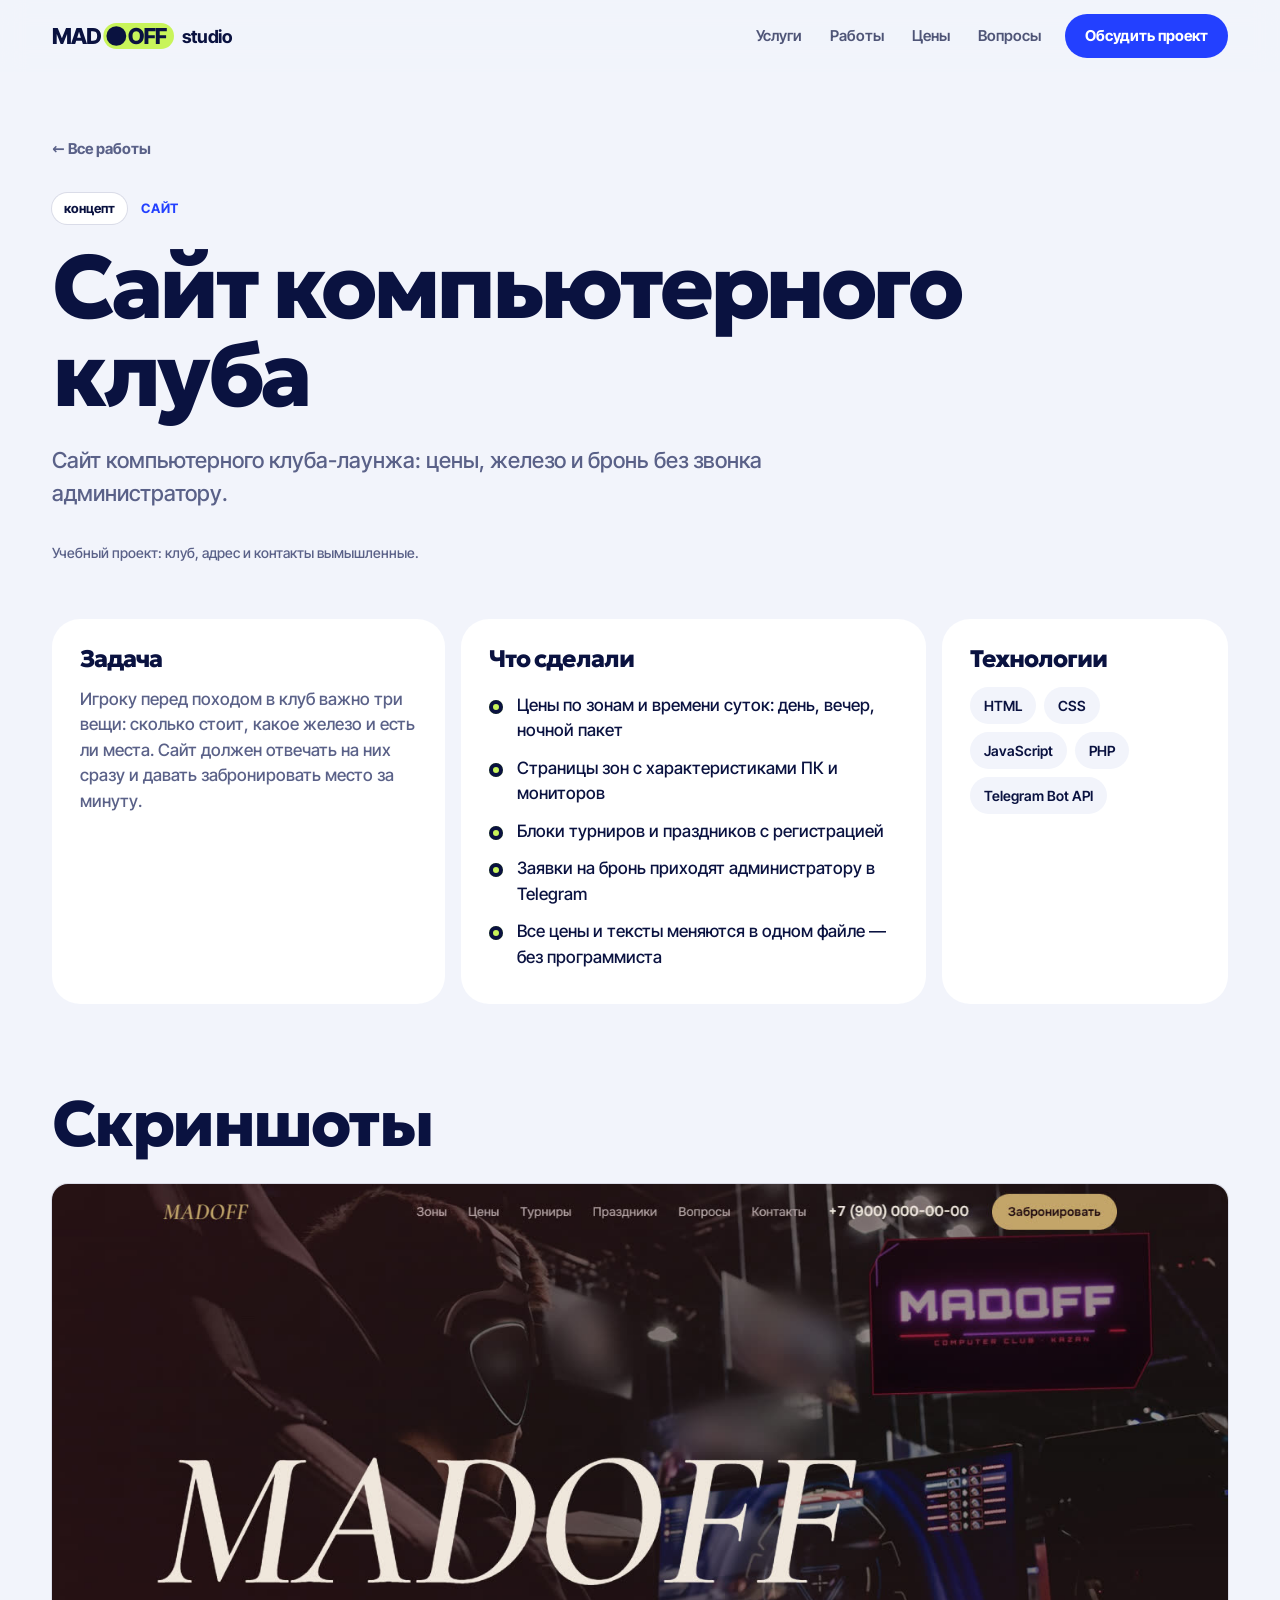
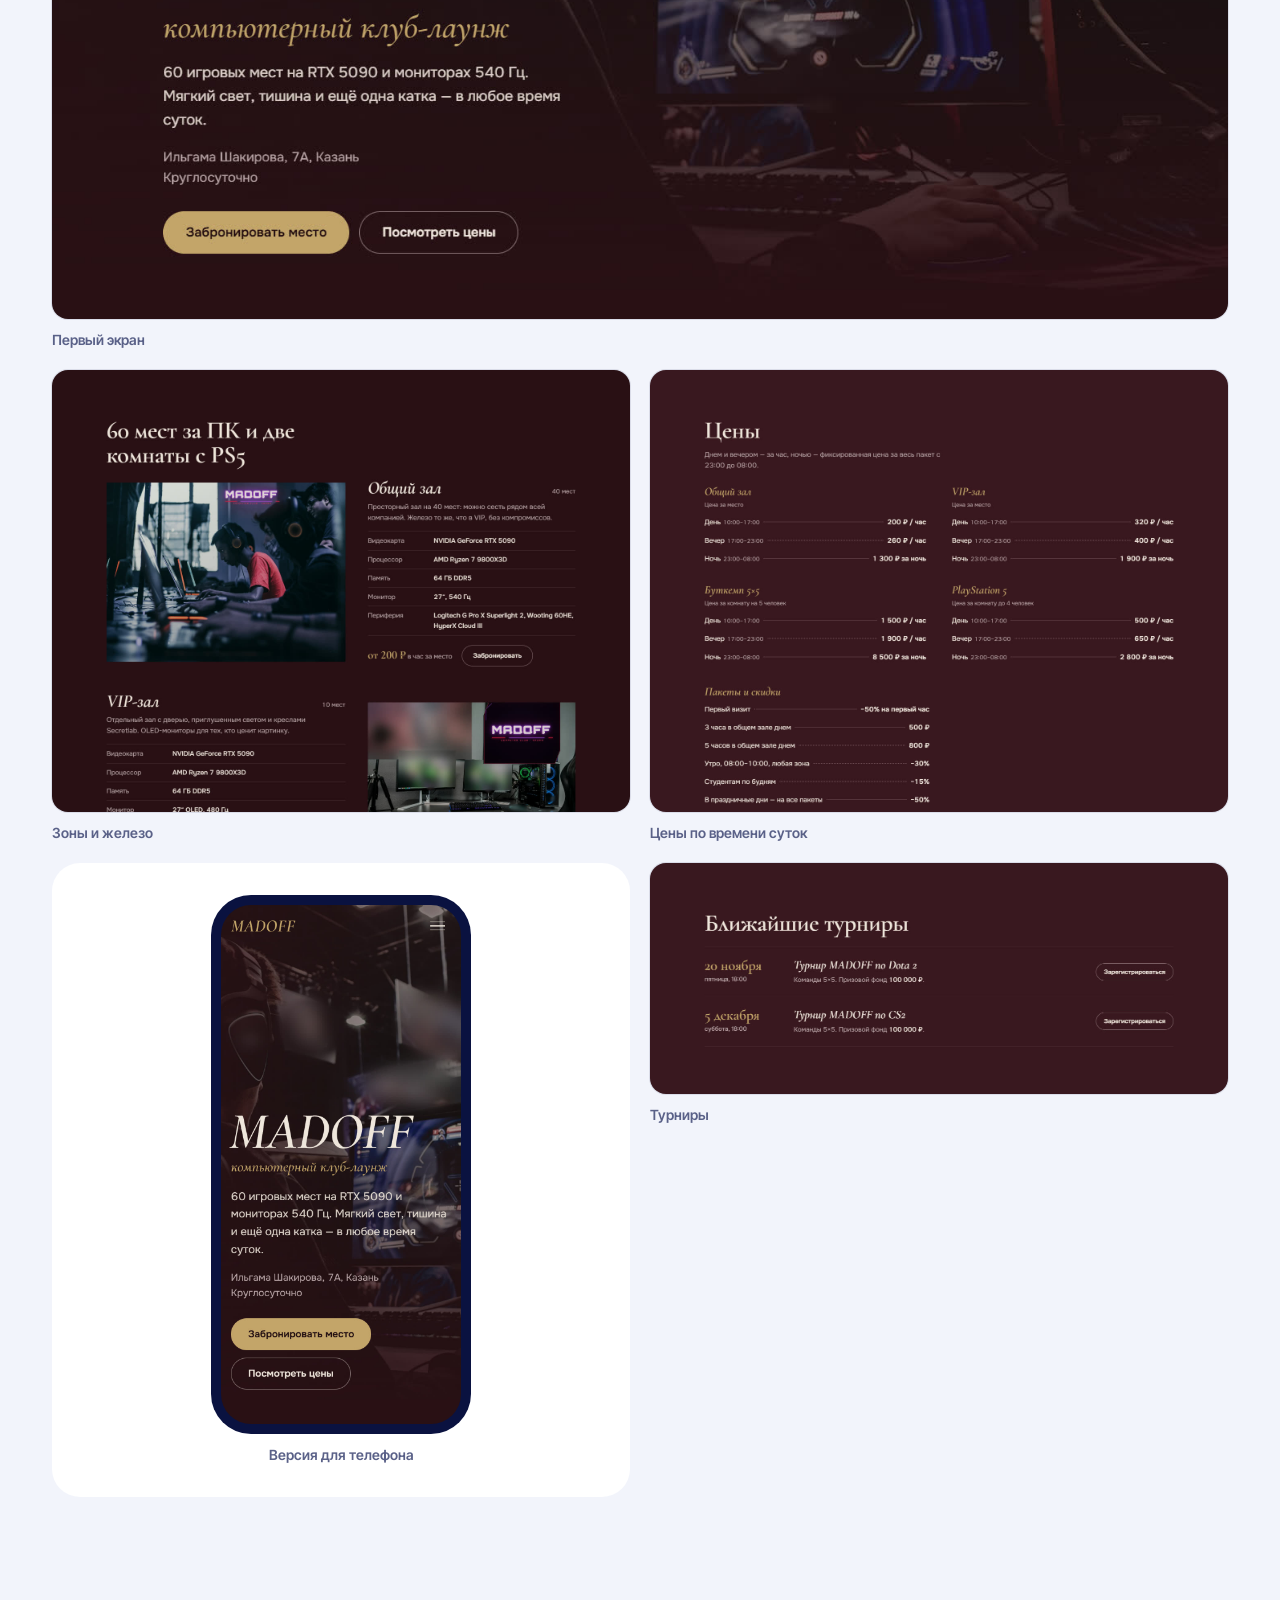
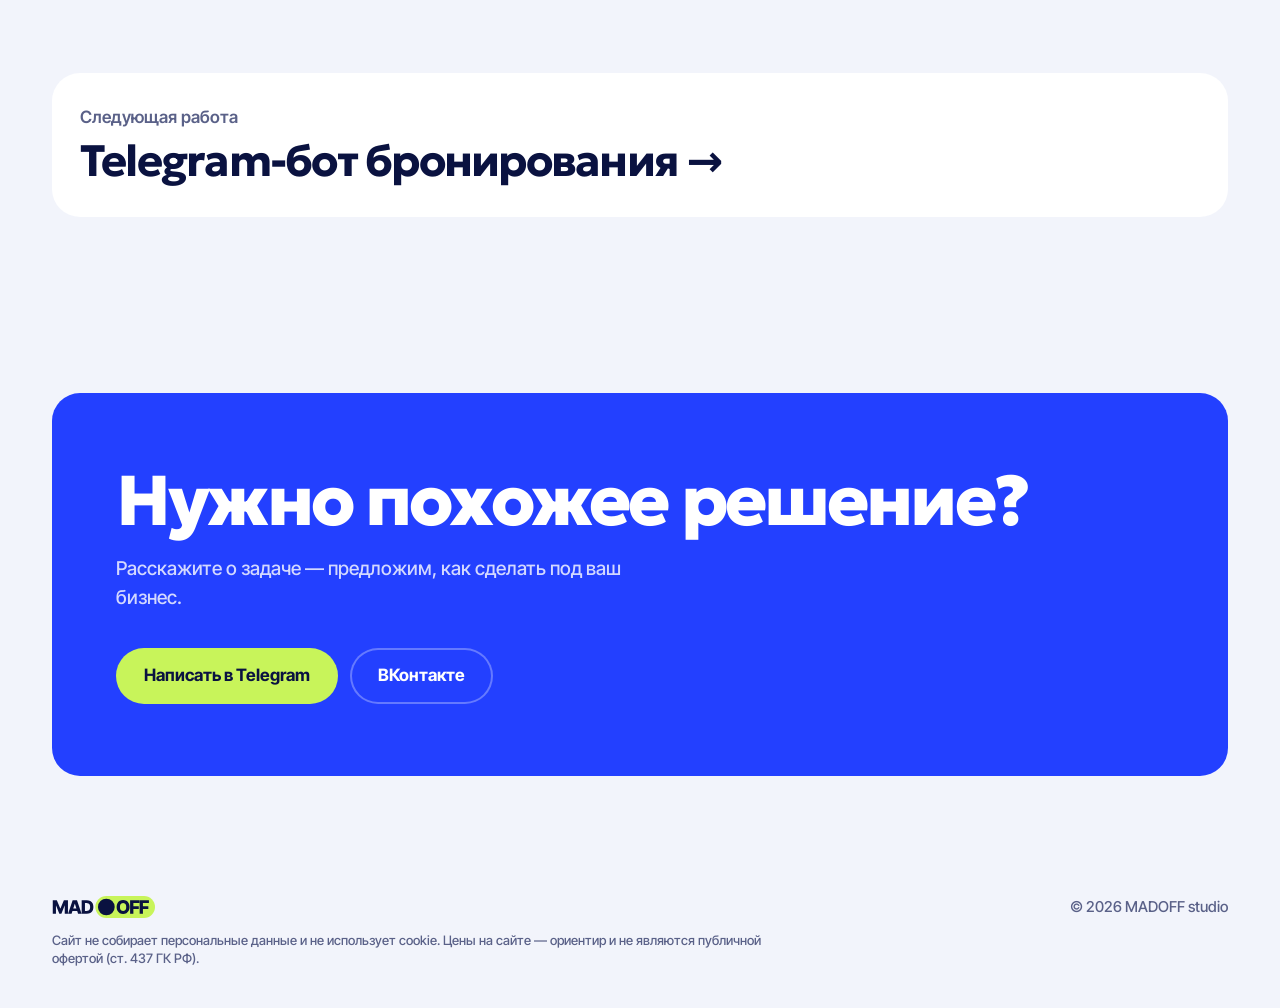
<file: cases/club-site.html>
<!doctype html>
<html lang="ru">
<head>
  <meta charset="utf-8">
  <meta name="viewport" content="width=device-width, initial-scale=1">
  <title>Сайт компьютерного клуба — MADOFF studio</title>
  <meta property="og:title" content="Сайт компьютерного клуба — MADOFF studio">
  <meta name="description" content="Сайт компьютерного клуба-лаунжа: цены, железо и бронь без звонка администратору.">
  <meta property="og:description" content="Сайт компьютерного клуба-лаунжа: цены, железо и бронь без звонка администратору.">
  <meta property="og:type" content="website">
  <meta property="og:site_name" content="MADOFF studio">
  <meta property="og:locale" content="ru_RU">
  <meta property="og:url" content="https://madoff-studio.netlify.app/cases/club-site">
  <meta property="og:image" content="https://madoff-studio.netlify.app/img/og.jpg">
  <meta property="og:image:width" content="1200">
  <meta property="og:image:height" content="630">
  <meta name="twitter:card" content="summary_large_image">
  <link rel="canonical" href="https://madoff-studio.netlify.app/cases/club-site">
  <link rel="icon" href="../img/brand/madoff-icon.svg" type="image/svg+xml">
  <link rel="preload" href="../fonts/geologica-cyrillic.woff2" as="font" type="font/woff2" crossorigin>
  <link rel="stylesheet" href="../css/style.css">
</head>
<body>

<header class="top">
  <div class="wrap top__in">
    <a href="../" class="top__logo" aria-label="MADOFF studio — на главную"><img src="../img/brand/madoff-logo-main.svg" alt="MADOFF" width="132" height="28"><span>studio</span></a>
    <nav class="top__nav" aria-label="Разделы">
      <a href="../#services">Услуги</a><a href="../#work">Работы</a><a href="../#prices">Цены</a><a href="../#faq">Вопросы</a>
    </nav>
    <a class="btn btn--blue btn--sm" data-tg href="#">Обсудить проект</a>
  </div>
</header>

<!-- Содержимое страницы собирается из js/cases.js (ключ — data-slug) -->
<main id="case" data-slug="club-site"></main>

<footer class="foot wrap">
  <div class="foot__row">
    <img src="../img/brand/madoff-logo-main.svg" alt="MADOFF" width="104" height="22">
    <span>© 2026 MADOFF studio</span>
  </div>
  <p class="foot__note">Сайт не собирает персональные данные и не использует cookie. Цены на сайте — ориентир и не являются публичной офертой (ст. 437 ГК РФ).</p>
</footer>

<script src="../js/data.js"></script>
<script src="../js/cases.js"></script>
<script src="../js/case.js"></script>
</body>
</html>
</file>
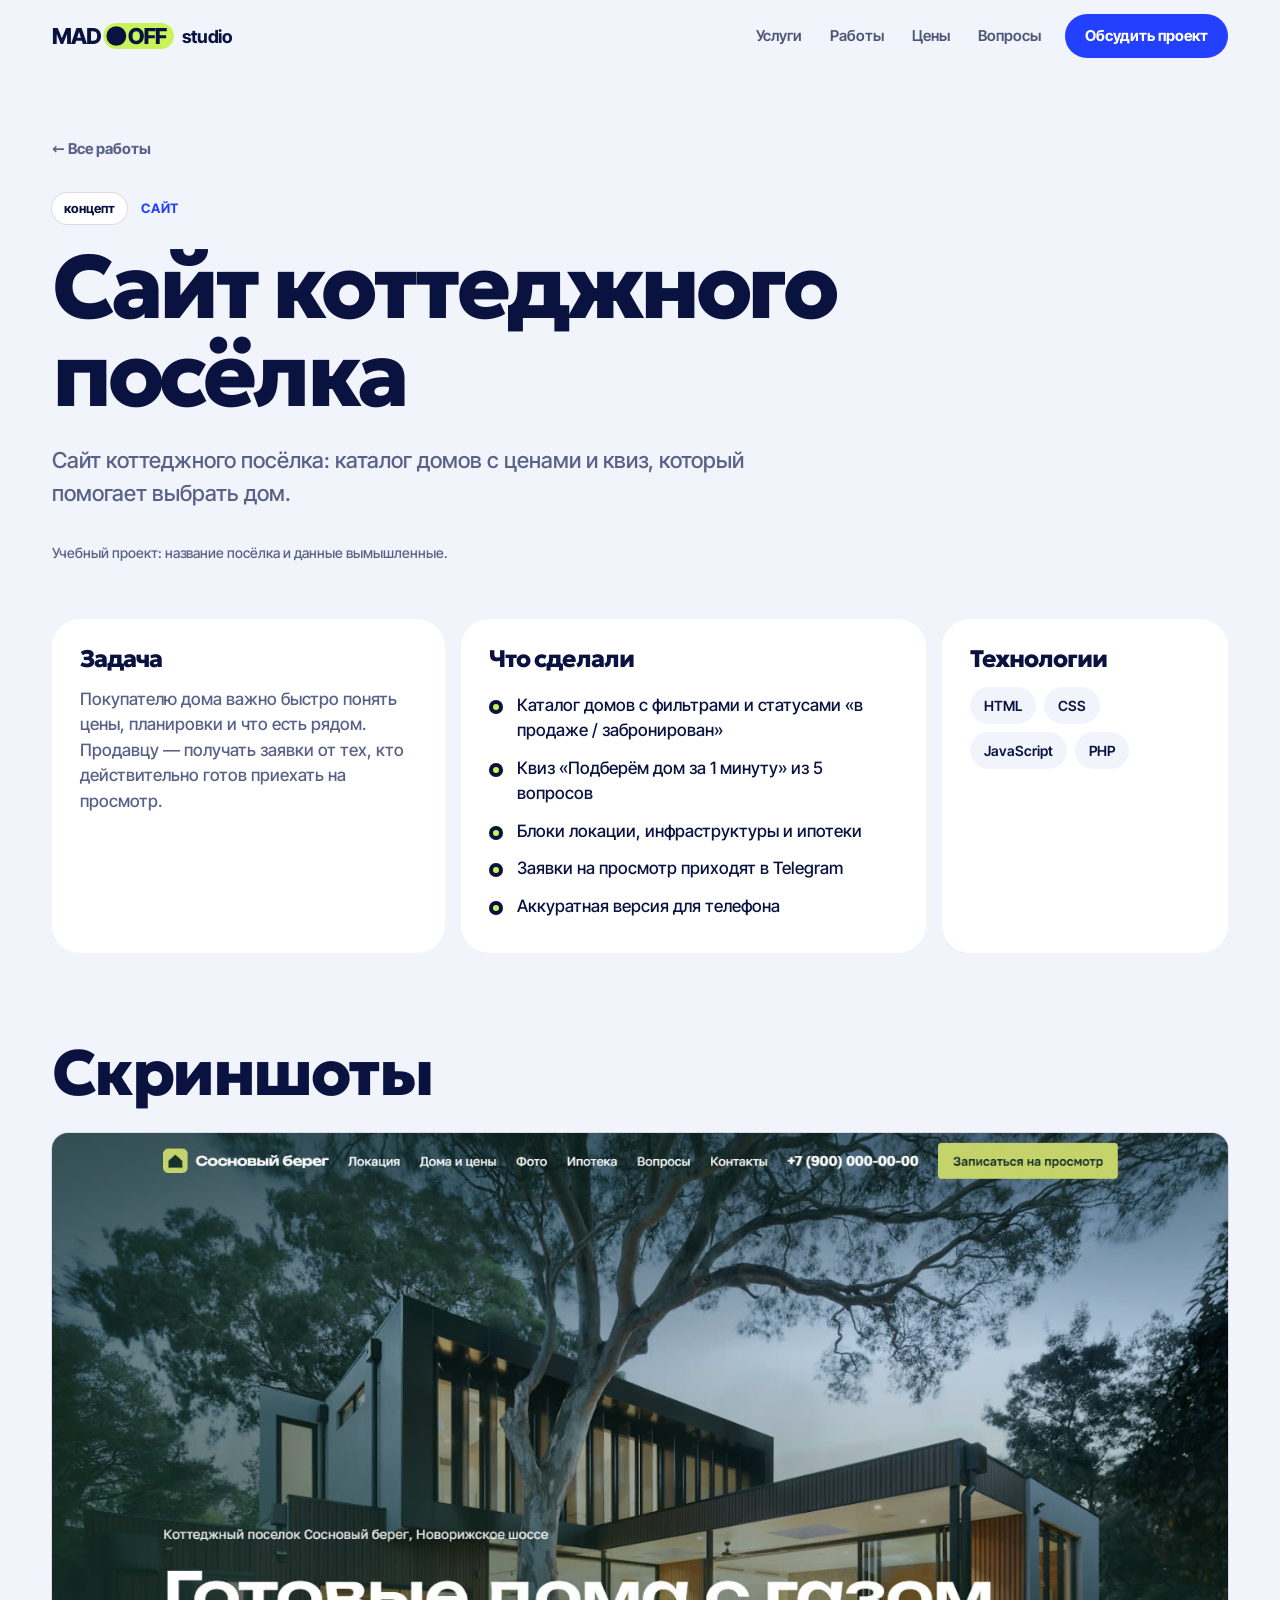
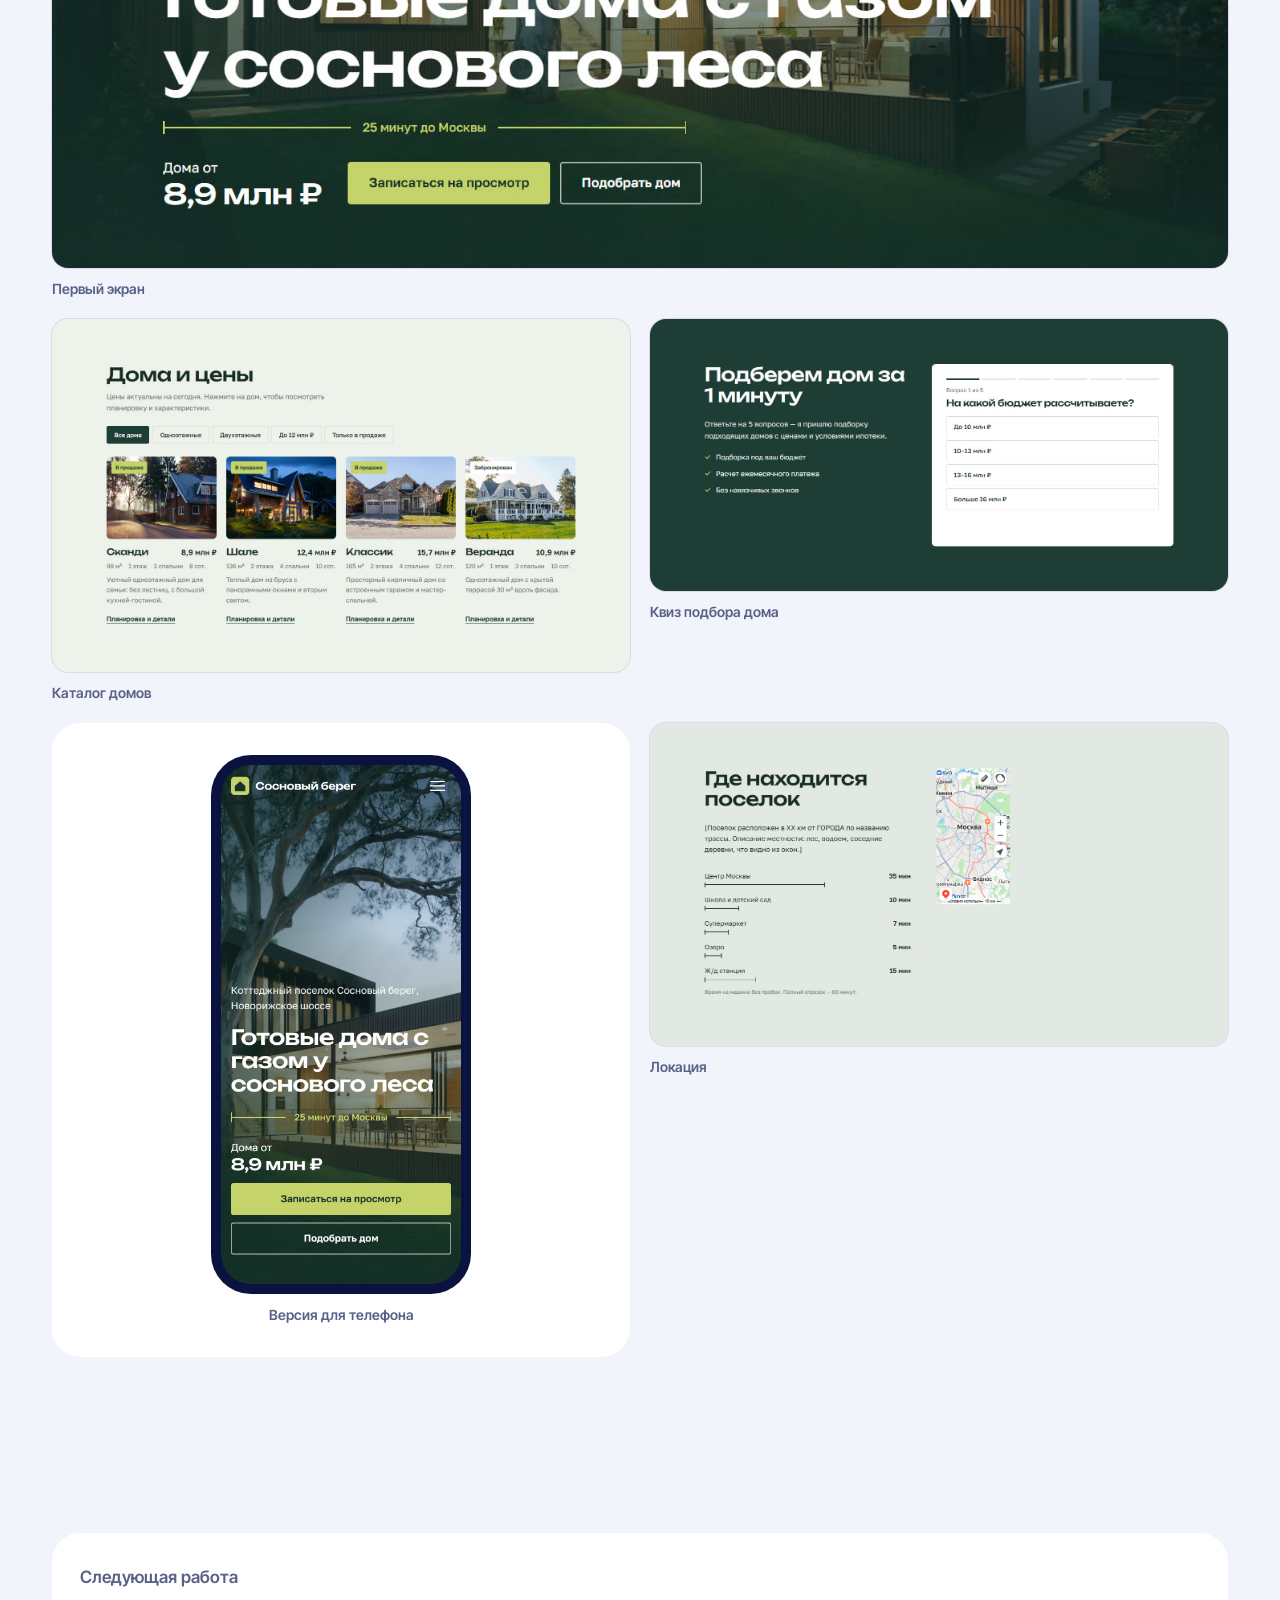
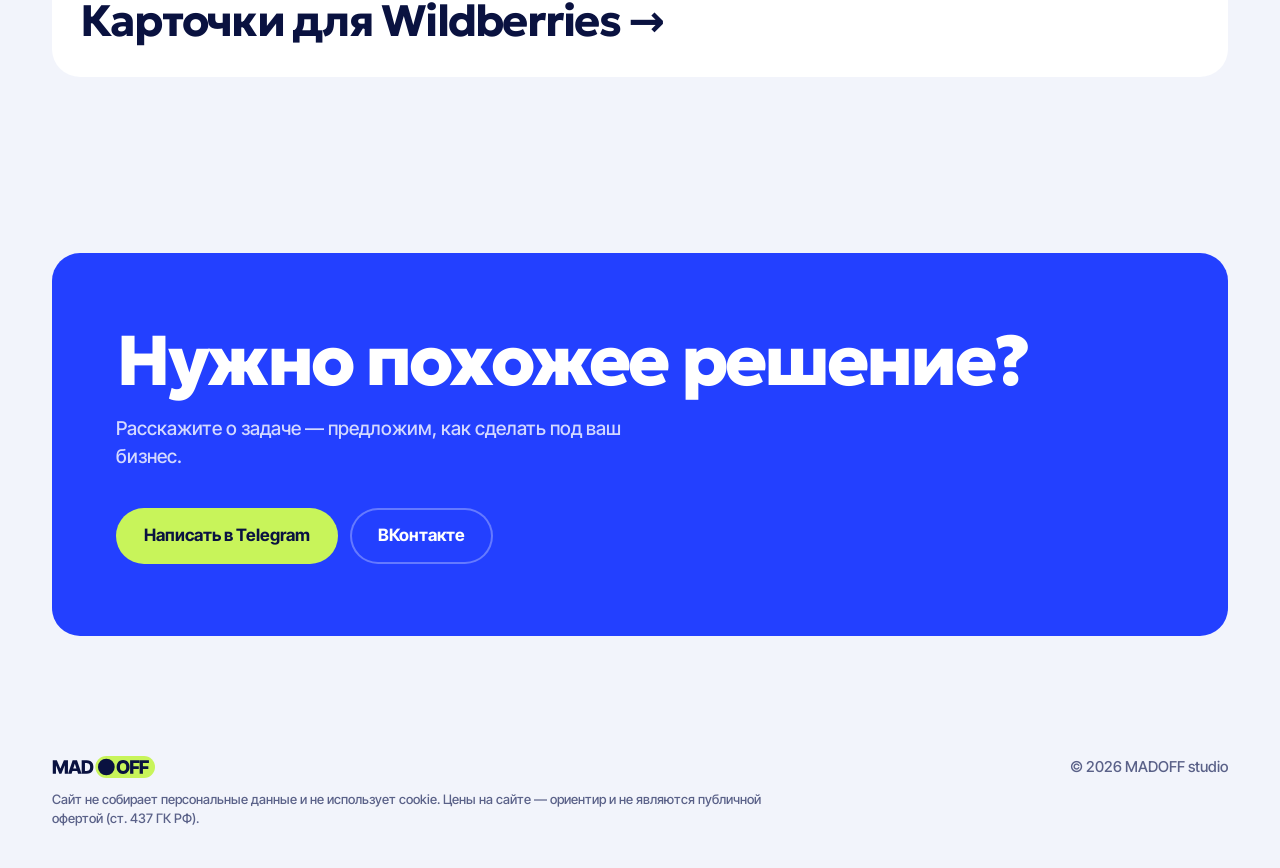
<file: cases/cottage-site.html>
<!doctype html>
<html lang="ru">
<head>
  <meta charset="utf-8">
  <meta name="viewport" content="width=device-width, initial-scale=1">
  <title>Сайт коттеджного посёлка — MADOFF studio</title>
  <meta property="og:title" content="Сайт коттеджного посёлка — MADOFF studio">
  <meta name="description" content="Сайт коттеджного посёлка: каталог домов с ценами и квиз, который помогает выбрать дом.">
  <meta property="og:description" content="Сайт коттеджного посёлка: каталог домов с ценами и квиз, который помогает выбрать дом.">
  <meta property="og:type" content="website">
  <meta property="og:site_name" content="MADOFF studio">
  <meta property="og:locale" content="ru_RU">
  <meta property="og:url" content="https://madoff-studio.netlify.app/cases/cottage-site">
  <meta property="og:image" content="https://madoff-studio.netlify.app/img/og.jpg">
  <meta property="og:image:width" content="1200">
  <meta property="og:image:height" content="630">
  <meta name="twitter:card" content="summary_large_image">
  <link rel="canonical" href="https://madoff-studio.netlify.app/cases/cottage-site">
  <link rel="icon" href="../img/brand/madoff-icon.svg" type="image/svg+xml">
  <link rel="preload" href="../fonts/geologica-cyrillic.woff2" as="font" type="font/woff2" crossorigin>
  <link rel="stylesheet" href="../css/style.css">
</head>
<body>

<header class="top">
  <div class="wrap top__in">
    <a href="../" class="top__logo" aria-label="MADOFF studio — на главную"><img src="../img/brand/madoff-logo-main.svg" alt="MADOFF" width="132" height="28"><span>studio</span></a>
    <nav class="top__nav" aria-label="Разделы">
      <a href="../#services">Услуги</a><a href="../#work">Работы</a><a href="../#prices">Цены</a><a href="../#faq">Вопросы</a>
    </nav>
    <a class="btn btn--blue btn--sm" data-tg href="#">Обсудить проект</a>
  </div>
</header>

<!-- Содержимое страницы собирается из js/cases.js (ключ — data-slug) -->
<main id="case" data-slug="cottage-site"></main>

<footer class="foot wrap">
  <div class="foot__row">
    <img src="../img/brand/madoff-logo-main.svg" alt="MADOFF" width="104" height="22">
    <span>© 2026 MADOFF studio</span>
  </div>
  <p class="foot__note">Сайт не собирает персональные данные и не использует cookie. Цены на сайте — ориентир и не являются публичной офертой (ст. 437 ГК РФ).</p>
</footer>

<script src="../js/data.js"></script>
<script src="../js/cases.js"></script>
<script src="../js/case.js"></script>
</body>
</html>
</file>
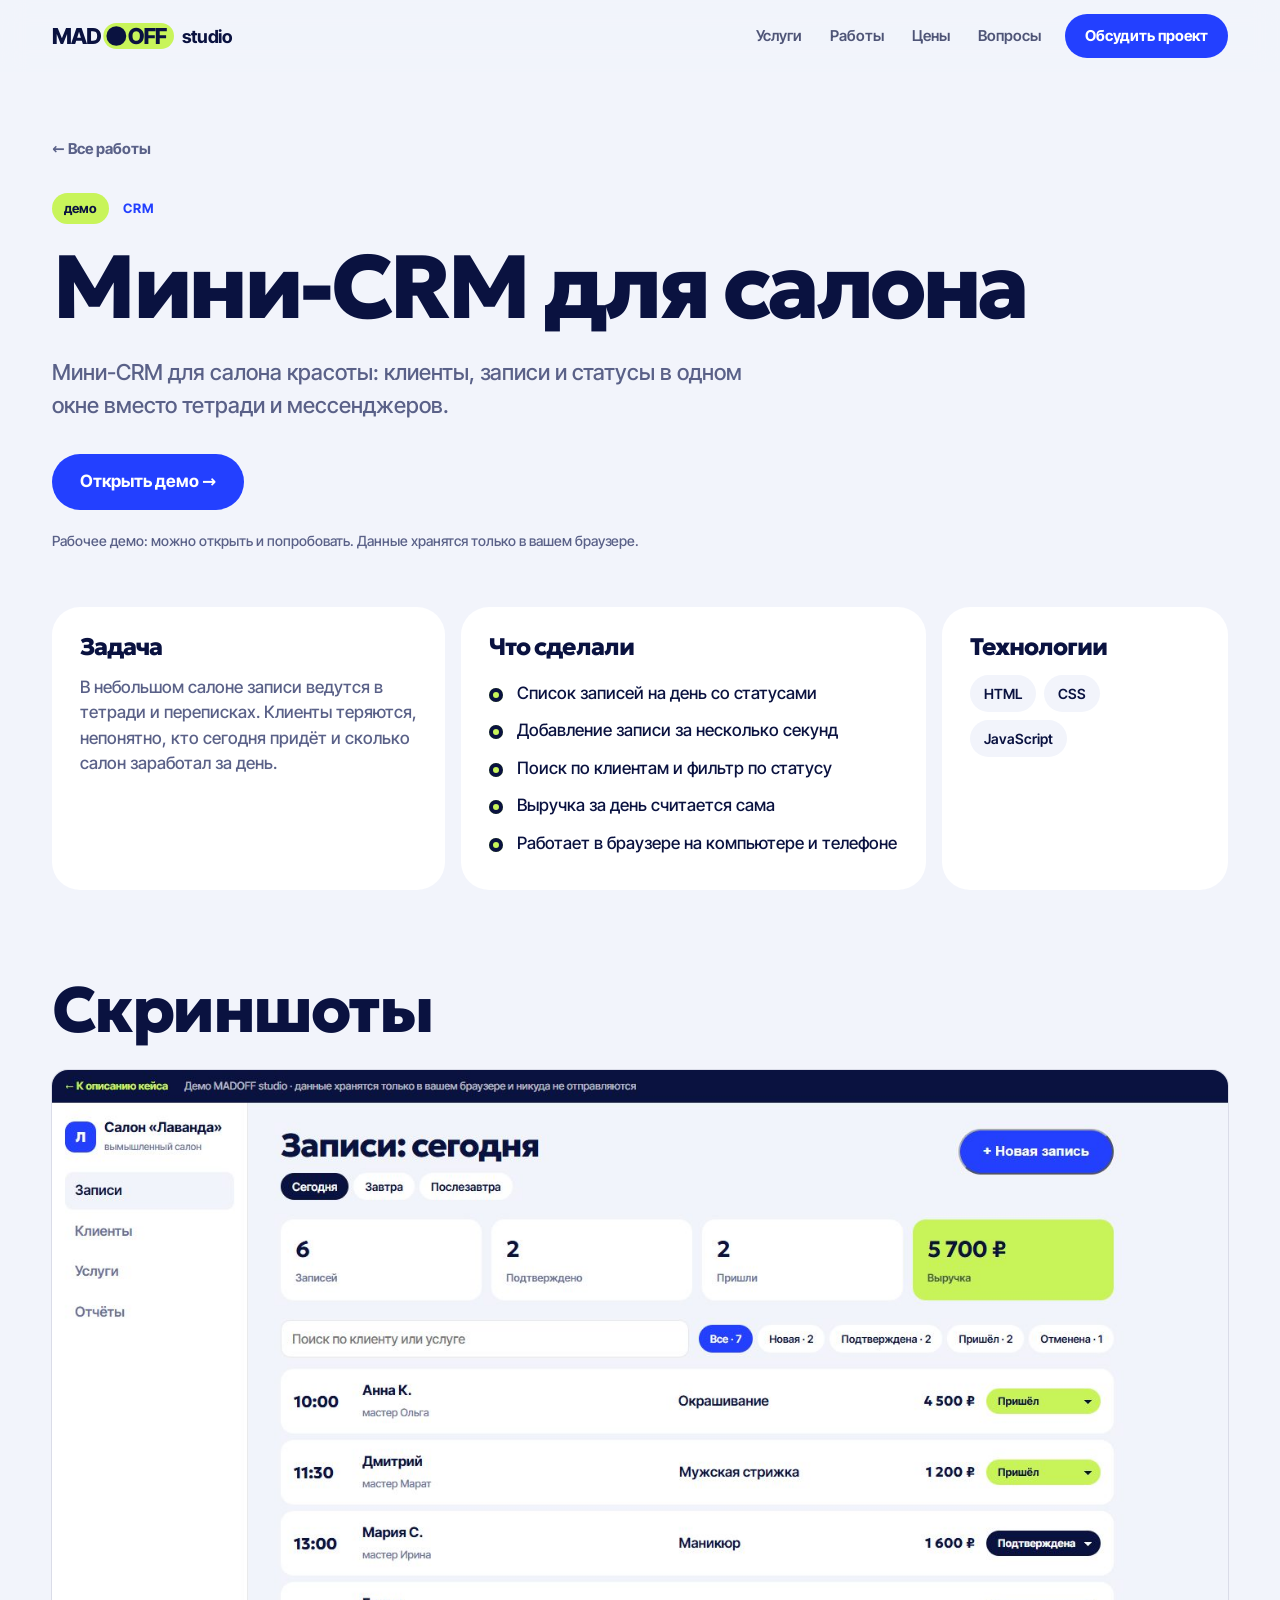
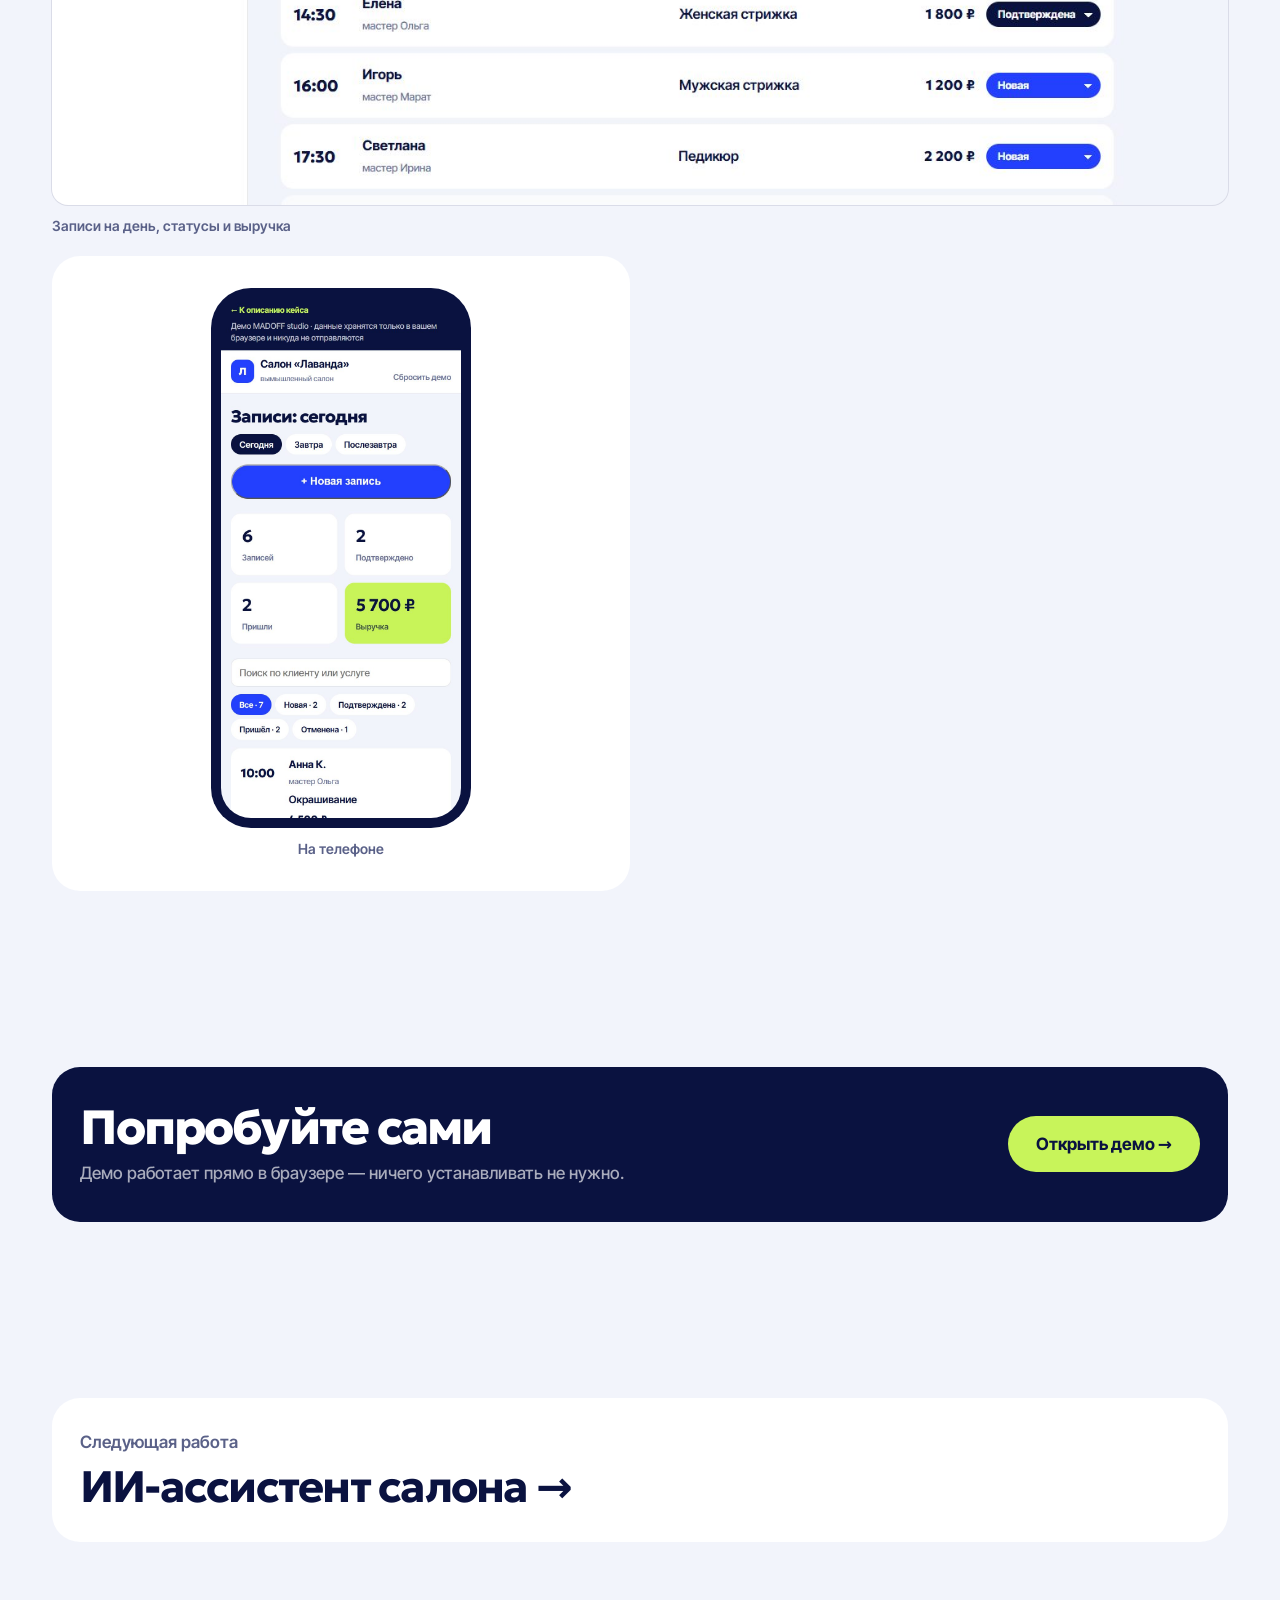
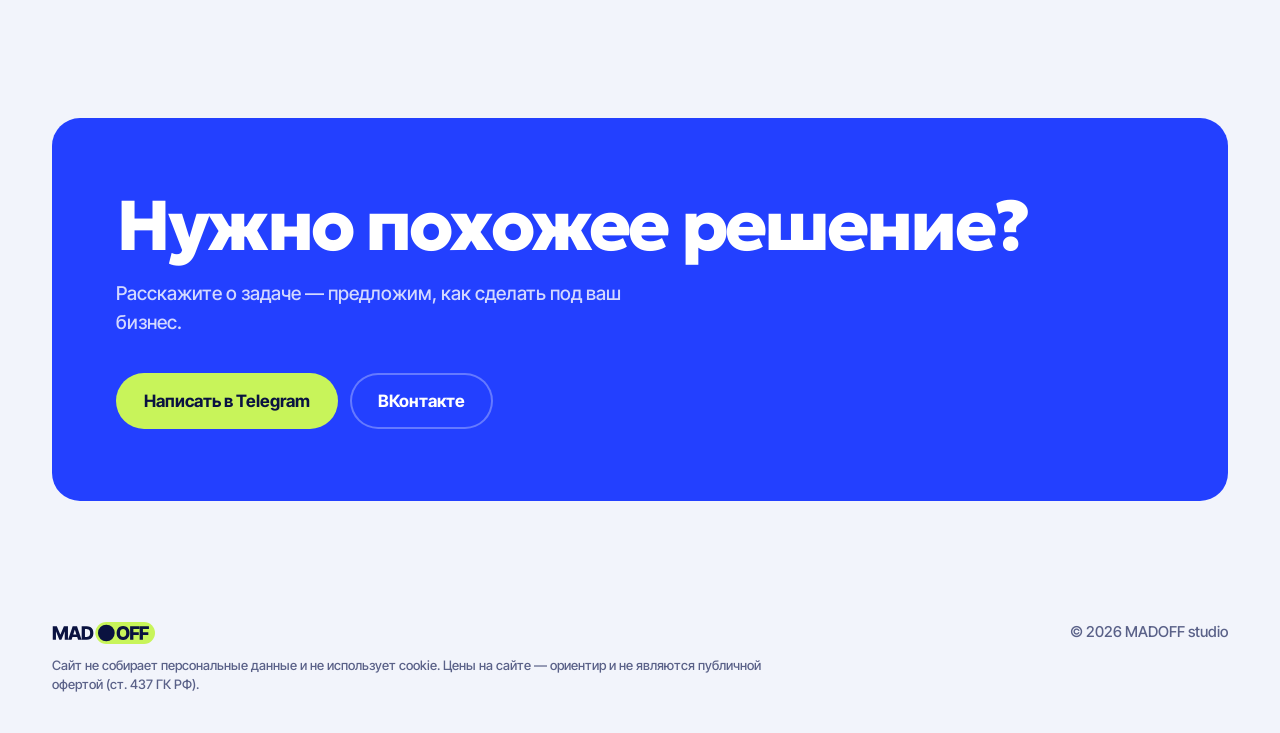
<file: cases/crm-salon.html>
<!doctype html>
<html lang="ru">
<head>
  <meta charset="utf-8">
  <meta name="viewport" content="width=device-width, initial-scale=1">
  <title>Мини-CRM для салона — MADOFF studio</title>
  <meta property="og:title" content="Мини-CRM для салона — MADOFF studio">
  <meta name="description" content="Мини-CRM для салона красоты: клиенты, записи и статусы в одном окне вместо тетради и мессенджеров.">
  <meta property="og:description" content="Мини-CRM для салона красоты: клиенты, записи и статусы в одном окне вместо тетради и мессенджеров.">
  <meta property="og:type" content="website">
  <meta property="og:site_name" content="MADOFF studio">
  <meta property="og:locale" content="ru_RU">
  <meta property="og:url" content="https://madoff-studio.netlify.app/cases/crm-salon">
  <meta property="og:image" content="https://madoff-studio.netlify.app/img/og.jpg">
  <meta property="og:image:width" content="1200">
  <meta property="og:image:height" content="630">
  <meta name="twitter:card" content="summary_large_image">
  <link rel="canonical" href="https://madoff-studio.netlify.app/cases/crm-salon">
  <link rel="icon" href="../img/brand/madoff-icon.svg" type="image/svg+xml">
  <link rel="preload" href="../fonts/geologica-cyrillic.woff2" as="font" type="font/woff2" crossorigin>
  <link rel="stylesheet" href="../css/style.css">
</head>
<body>

<header class="top">
  <div class="wrap top__in">
    <a href="../" class="top__logo" aria-label="MADOFF studio — на главную"><img src="../img/brand/madoff-logo-main.svg" alt="MADOFF" width="132" height="28"><span>studio</span></a>
    <nav class="top__nav" aria-label="Разделы">
      <a href="../#services">Услуги</a><a href="../#work">Работы</a><a href="../#prices">Цены</a><a href="../#faq">Вопросы</a>
    </nav>
    <a class="btn btn--blue btn--sm" data-tg href="#">Обсудить проект</a>
  </div>
</header>

<!-- Содержимое страницы собирается из js/cases.js (ключ — data-slug) -->
<main id="case" data-slug="crm-salon"></main>

<footer class="foot wrap">
  <div class="foot__row">
    <img src="../img/brand/madoff-logo-main.svg" alt="MADOFF" width="104" height="22">
    <span>© 2026 MADOFF studio</span>
  </div>
  <p class="foot__note">Сайт не собирает персональные данные и не использует cookie. Цены на сайте — ориентир и не являются публичной офертой (ст. 437 ГК РФ).</p>
</footer>

<script src="../js/data.js"></script>
<script src="../js/cases.js"></script>
<script src="../js/case.js"></script>
</body>
</html>
</file>
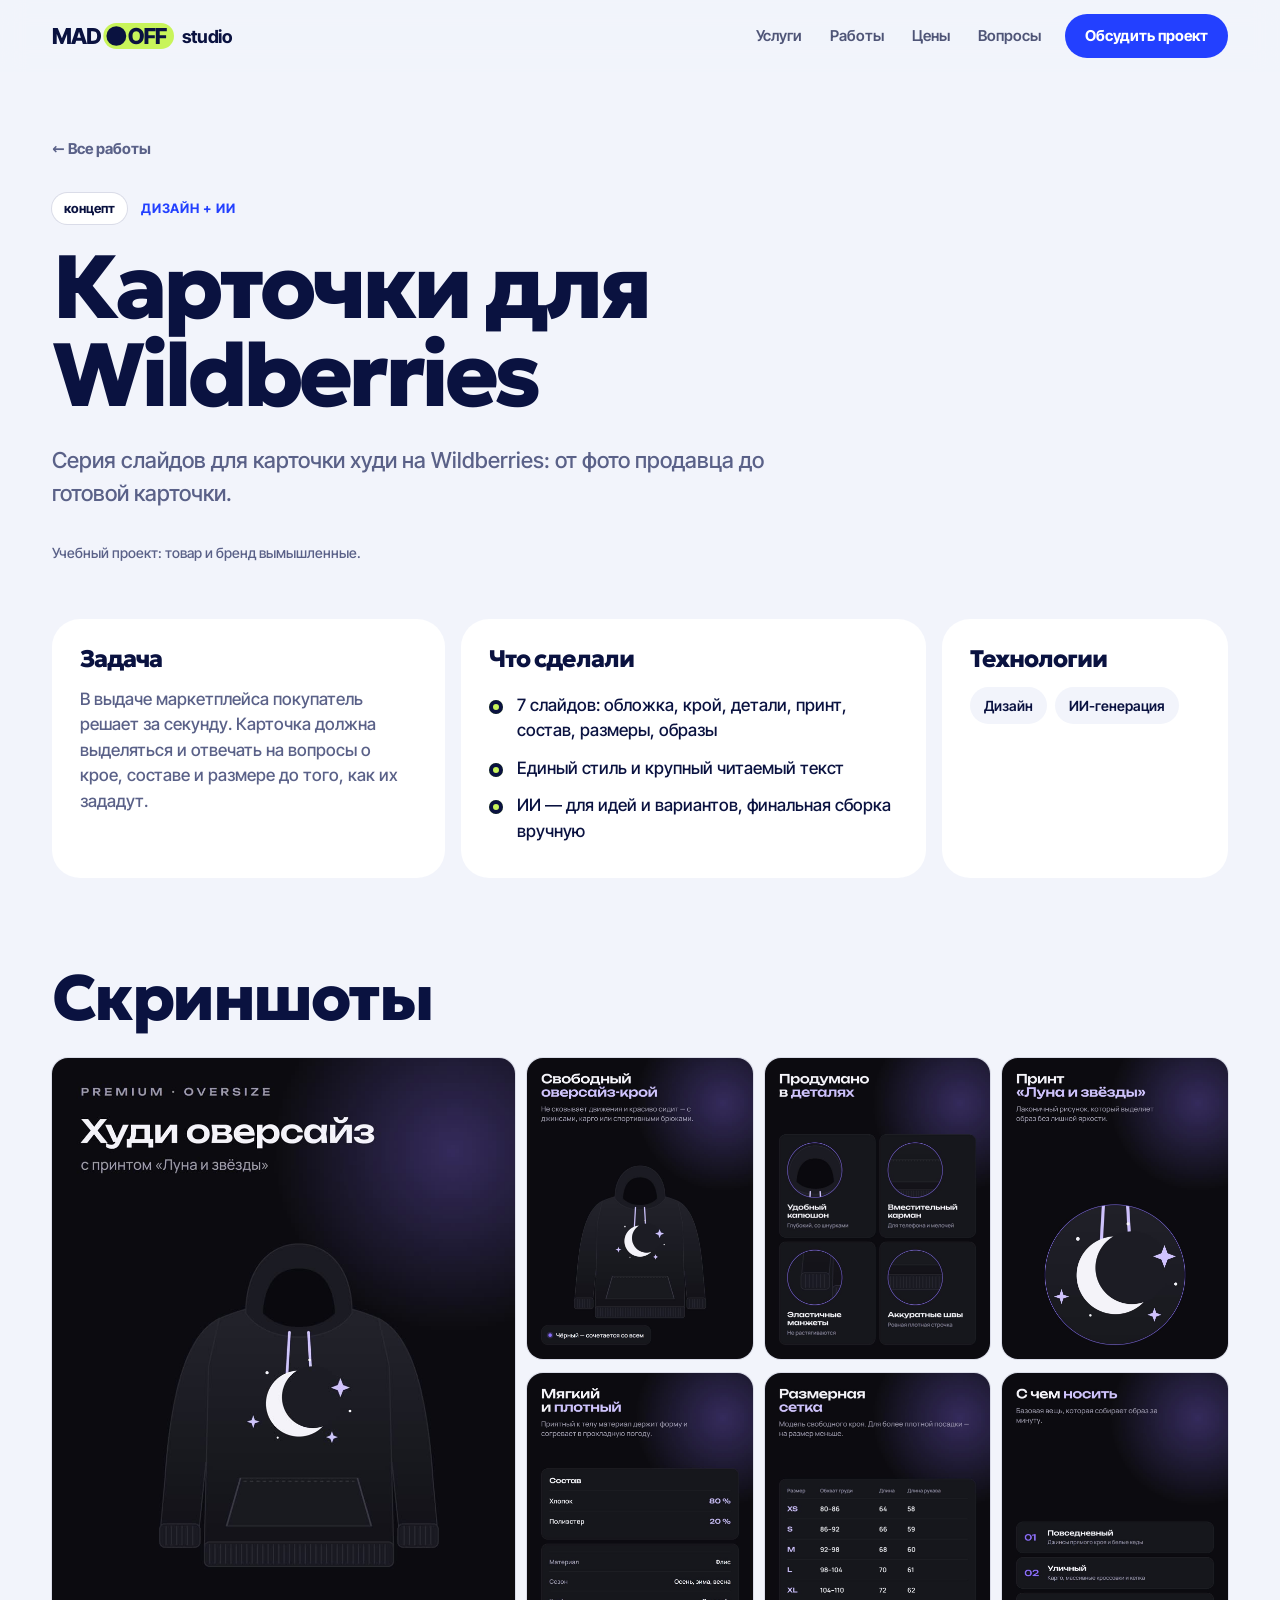
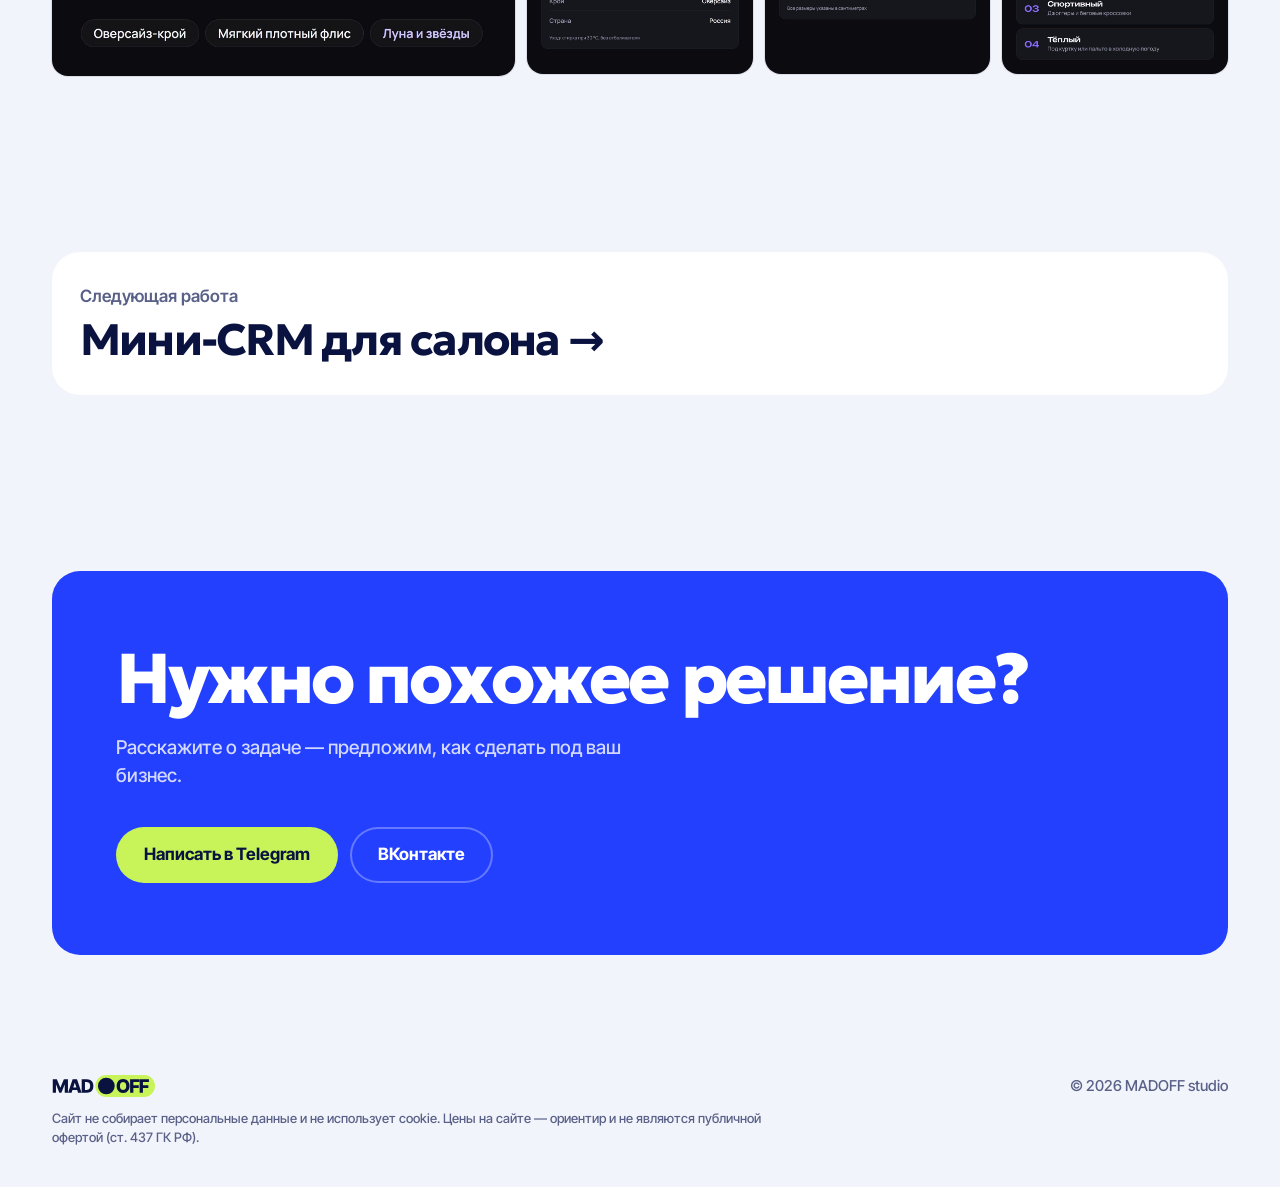
<file: cases/wb-cards.html>
<!doctype html>
<html lang="ru">
<head>
  <meta charset="utf-8">
  <meta name="viewport" content="width=device-width, initial-scale=1">
  <title>Карточки для Wildberries — MADOFF studio</title>
  <meta property="og:title" content="Карточки для Wildberries — MADOFF studio">
  <meta name="description" content="Серия слайдов для карточки худи на Wildberries: от фото продавца до готовой карточки.">
  <meta property="og:description" content="Серия слайдов для карточки худи на Wildberries: от фото продавца до готовой карточки.">
  <meta property="og:type" content="website">
  <meta property="og:site_name" content="MADOFF studio">
  <meta property="og:locale" content="ru_RU">
  <meta property="og:url" content="https://madoff-studio.netlify.app/cases/wb-cards">
  <meta property="og:image" content="https://madoff-studio.netlify.app/img/og.jpg">
  <meta property="og:image:width" content="1200">
  <meta property="og:image:height" content="630">
  <meta name="twitter:card" content="summary_large_image">
  <link rel="canonical" href="https://madoff-studio.netlify.app/cases/wb-cards">
  <link rel="icon" href="../img/brand/madoff-icon.svg" type="image/svg+xml">
  <link rel="preload" href="../fonts/geologica-cyrillic.woff2" as="font" type="font/woff2" crossorigin>
  <link rel="stylesheet" href="../css/style.css">
</head>
<body>

<header class="top">
  <div class="wrap top__in">
    <a href="../" class="top__logo" aria-label="MADOFF studio — на главную"><img src="../img/brand/madoff-logo-main.svg" alt="MADOFF" width="132" height="28"><span>studio</span></a>
    <nav class="top__nav" aria-label="Разделы">
      <a href="../#services">Услуги</a><a href="../#work">Работы</a><a href="../#prices">Цены</a><a href="../#faq">Вопросы</a>
    </nav>
    <a class="btn btn--blue btn--sm" data-tg href="#">Обсудить проект</a>
  </div>
</header>

<!-- Содержимое страницы собирается из js/cases.js (ключ — data-slug) -->
<main id="case" data-slug="wb-cards"></main>

<footer class="foot wrap">
  <div class="foot__row">
    <img src="../img/brand/madoff-logo-main.svg" alt="MADOFF" width="104" height="22">
    <span>© 2026 MADOFF studio</span>
  </div>
  <p class="foot__note">Сайт не собирает персональные данные и не использует cookie. Цены на сайте — ориентир и не являются публичной офертой (ст. 437 ГК РФ).</p>
</footer>

<script src="../js/data.js"></script>
<script src="../js/cases.js"></script>
<script src="../js/case.js"></script>
</body>
</html>
</file>
<file: css/style.css>
/* MADOFF studio — стили. Только цвета бренда (см. :root). */

/* Шрифты хранятся на сайте (папка fonts, лицензии OFL) — без запросов к Google. Inter Tight — текст */
@font-face { font-family: "Inter Tight"; font-style: normal; font-weight: 500 800; font-display: swap; src: url("../fonts/inter-tight-cyrillic.woff2") format("woff2"); unicode-range: U+0301, U+0400-045F, U+0490-0491, U+04B0-04B1, U+2116; }
@font-face { font-family: "Inter Tight"; font-style: normal; font-weight: 500 800; font-display: swap; src: url("../fonts/inter-tight-latin.woff2") format("woff2"); unicode-range: U+0000-00FF, U+0131, U+0152-0153, U+02BB-02BC, U+02C6, U+02DA, U+02DC, U+0304, U+0308, U+0329, U+2000-206F, U+20AC, U+2122, U+2191, U+2193, U+2212, U+2215, U+FEFF, U+FFFD; }
@font-face { font-family: "Inter Tight"; font-style: normal; font-weight: 500 800; font-display: swap; src: url("../fonts/inter-tight-latin-ext.woff2") format("woff2"); unicode-range: U+0100-02BA, U+02BD-02C5, U+02C7-02CC, U+02CE-02D7, U+02DD-02FF, U+0304, U+0308, U+0329, U+1D00-1DBF, U+1E00-1E9F, U+1EF2-1EFF, U+2020, U+20A0-20AB, U+20AD-20C4, U+2113, U+2C60-2C7F, U+A720-A7FF; }
/* Geologica — шрифт заголовков */
@font-face { font-family: "Geologica"; font-style: normal; font-weight: 600 800; font-display: swap; src: url("../fonts/geologica-cyrillic.woff2") format("woff2"); unicode-range: U+0301, U+0400-045F, U+0490-0491, U+04B0-04B1, U+2116; }
@font-face { font-family: "Geologica"; font-style: normal; font-weight: 600 800; font-display: swap; src: url("../fonts/geologica-latin.woff2") format("woff2"); unicode-range: U+0000-00FF, U+0131, U+0152-0153, U+02BB-02BC, U+02C6, U+02DA, U+02DC, U+0304, U+0308, U+0329, U+2000-206F, U+20AC, U+2122, U+2191, U+2193, U+2212, U+2215, U+FEFF, U+FFFD; }
@font-face { font-family: "Geologica"; font-style: normal; font-weight: 600 800; font-display: swap; src: url("../fonts/geologica-latin-ext.woff2") format("woff2"); unicode-range: U+0100-02BA, U+02BD-02C5, U+02C7-02CC, U+02CE-02D7, U+02DD-02FF, U+0304, U+0308, U+0329, U+1D00-1DBF, U+1E00-1E9F, U+1EF2-1EFF, U+2020, U+20A0-20AB, U+20AD-20C4, U+2113, U+2C60-2C7F, U+A720-A7FF; }

:root {
  --display: "Geologica", "Inter Tight", system-ui, sans-serif;
  --blue: #2340FF;
  --lime: #C8F45A;
  --ink: #0A1240;
  --white: #FFFFFF;
  --paper: #F2F4FB;
  --mute: #5A6188;
  --line: rgba(10, 18, 64, .1);
  --r: 28px;
  --r-sm: 16px;
}

* { box-sizing: border-box; margin: 0; }
html { scroll-behavior: smooth; }
body { background: var(--paper); color: var(--ink); font: 500 17px/1.5 "Inter Tight", system-ui, sans-serif; -webkit-font-smoothing: antialiased; overflow-x: hidden; }
img { display: block; max-width: 100%; }
a { color: inherit; text-decoration: none; }
h1, h2, h3 { font-family: var(--display); font-weight: 800; letter-spacing: -.04em; line-height: 1; }
h2 { font-size: clamp(36px, 5vw, 64px); }
:focus-visible { outline: 3px solid var(--blue); outline-offset: 3px; border-radius: 8px; }

.wrap { width: 100%; max-width: 1240px; margin: 0 auto; padding: 0 16px; }
@media (min-width: 720px) { .wrap { padding: 0 32px; } }
.section { padding-top: 56px; padding-bottom: 56px; }
@media (min-width: 720px) { .section { padding-top: 88px; padding-bottom: 88px; } }
.section--ink { background: var(--ink); color: var(--white); }
.head { display: flex; flex-wrap: wrap; align-items: end; justify-content: space-between; gap: 16px 40px; margin-bottom: 32px; }
.head p { max-width: 460px; color: var(--mute); }
.section--ink .head p { color: rgba(255, 255, 255, .6); }

/* Кнопки */
.btn { display: inline-flex; align-items: center; justify-content: center; gap: 8px; height: 56px; padding: 0 28px; border-radius: 999px; font-weight: 700; font-size: 17px; transition: transform .2s, background .2s, color .2s; white-space: nowrap; }
.btn:hover { transform: translateY(-2px); }
.btn--sm { height: 44px; padding: 0 20px; font-size: 15px; }
.btn--blue { background: var(--blue); color: var(--white); }
.btn--blue:hover { background: var(--ink); }
.btn--lime { background: var(--lime); color: var(--ink); }
.btn--ghost { background: var(--white); color: var(--ink); box-shadow: inset 0 0 0 2px var(--line); }
.btn--line { color: var(--white); box-shadow: inset 0 0 0 2px rgba(255, 255, 255, .3); }

/* Шапка */
.top { position: sticky; top: 0; z-index: 10; background: rgba(242, 244, 251, .86); backdrop-filter: blur(12px); -webkit-backdrop-filter: blur(12px); }
.top__in { display: flex; align-items: center; gap: 24px; height: 72px; }
.top__logo { display: flex; align-items: center; gap: 8px; font-weight: 700; font-size: 18px; letter-spacing: -.02em; }
.top__logo img { height: 26px; width: auto; }
.top__nav { display: none; gap: 28px; margin-left: auto; font-weight: 600; font-size: 15px; }
.top__nav a { opacity: .7; transition: opacity .2s; }
.top__nav a:hover { opacity: 1; }
.top .btn { margin-left: auto; }
@media (min-width: 900px) { .top__nav { display: flex; } .top .btn { margin-left: 0; } }
@media (max-width: 420px) { .top__logo span { display: none; } }

/* Первый экран */
.hero { padding-top: 56px; padding-bottom: 24px; }
@media (min-width: 720px) { .hero { padding-top: 96px; } }
.kicker { display: inline-block; background: var(--lime); padding: 10px 18px; border-radius: 999px; font-weight: 700; font-size: 15px; margin-bottom: 28px; }
.hero__title { font-size: clamp(44px, 8vw, 112px); letter-spacing: -.05em; line-height: .95; }
.mark { color: var(--blue); }
.hero__sub { max-width: 620px; margin-top: 28px; font-size: clamp(18px, 2vw, 22px); color: var(--mute); }
.hero__cta { display: flex; flex-wrap: wrap; gap: 12px; margin-top: 36px; }
@media (max-width: 480px) { .hero__cta .btn { flex: 1 1 100%; } }

/* Бенто-сетка услуг */
.bento { display: grid; gap: 16px; grid-template-columns: 1fr; }
@media (min-width: 720px) { .bento { grid-template-columns: repeat(2, 1fr); } .tile--ai { grid-column: span 2; } }
@media (min-width: 1040px) {
  .bento { grid-template-columns: repeat(12, 1fr); }
  .tile--ai { grid-column: span 7; grid-row: span 2; }
  .tile--sites { grid-column: span 5; }
  .tile--crm { grid-column: span 5; }
  .tile--tg { grid-column: span 6; }
  .tile--web { grid-column: span 6; }
}
.tile { position: relative; overflow: hidden; border-radius: var(--r); padding: 28px; display: flex; flex-direction: column; gap: 24px; min-height: 340px; }
.tile h3 { font-size: clamp(28px, 3vw, 40px); }
.tile p { margin-top: 10px; max-width: 420px; opacity: .75; }
.tile__ui { margin-top: auto; }
.tile--blue { background: var(--blue); color: var(--white); }
.tile--white { background: var(--white); }
.tile--lime { background: var(--lime); }
.tile--ink { background: var(--ink); color: var(--white); }
.tile__n { position: absolute; top: 28px; right: 28px; font-weight: 800; font-size: 15px; opacity: .5; }

/* Мини-интерфейсы в плитках */
.ui { background: var(--white); color: var(--ink); border-radius: 20px; padding: 18px; font-size: 15px; box-shadow: 0 0 0 1px var(--line); }
.tile--white .ui { background: var(--paper); box-shadow: none; }
.ui--dark { background: rgba(255, 255, 255, .08); color: var(--white); box-shadow: 0 0 0 1px rgba(255, 255, 255, .12); }

.chat { display: flex; flex-direction: column; gap: 10px; min-height: 230px; justify-content: flex-end; }
.msg { max-width: 82%; padding: 12px 16px; border-radius: 18px; line-height: 1.35; }
.msg--in { background: var(--paper); align-self: flex-start; border-bottom-left-radius: 6px; }
.msg--out { background: var(--ink); color: var(--white); align-self: flex-end; border-bottom-right-radius: 6px; }
.msg--bot { background: var(--lime); align-self: flex-start; border-bottom-left-radius: 6px; min-height: 46px; }
.msg__who { display: block; font-size: 12px; font-weight: 700; opacity: .6; margin-bottom: 2px; }
.caret { display: inline-block; width: 2px; height: 1em; background: currentColor; vertical-align: -2px; margin-left: 1px; animation: blink 1s steps(1) infinite; }
@keyframes blink { 50% { opacity: 0; } }

.browser__bar { display: flex; gap: 6px; margin-bottom: 14px; }
.browser__bar i { width: 10px; height: 10px; border-radius: 50%; background: var(--line); }
.browser__url { flex: 1; height: 10px; border-radius: 5px; background: var(--line); margin-left: 8px; }
.browser__hero { display: grid; grid-template-columns: 1.2fr 1fr; gap: 12px; align-items: center; }
.sk { height: 12px; border-radius: 6px; background: var(--line); margin-bottom: 8px; }
.sk--h { height: 22px; background: var(--ink); width: 90%; }
.sk--btn { width: 56%; height: 26px; border-radius: 999px; background: var(--blue); margin-top: 6px; }
.browser__img { aspect-ratio: 1; border-radius: 14px; background: var(--lime); display: grid; place-items: center; font-weight: 800; font-size: 26px; }

.crm__row { display: grid; grid-template-columns: 30px 1fr auto; align-items: center; gap: 12px; padding: 10px 0; border-bottom: 1px solid var(--line); }
.crm__row:last-child { border-bottom: 0; }
.ava { width: 30px; height: 30px; border-radius: 50%; display: grid; place-items: center; font-weight: 800; font-size: 13px; background: var(--paper); }
.crm__name { font-weight: 700; line-height: 1.2; }
.crm__name small { display: block; font-weight: 500; color: var(--mute); font-size: 13px; }
.pill { display: inline-block; padding: 6px 12px; border-radius: 999px; font-weight: 700; font-size: 13px; transition: background .4s, color .4s; white-space: nowrap; }
.st-new { background: var(--blue); color: var(--white); }
.st-work { background: var(--ink); color: var(--white); }
.st-done { background: var(--lime); color: var(--ink); }

.bot__msg { background: rgba(255, 255, 255, .12); border-radius: 16px 16px 16px 6px; padding: 12px 16px; margin-bottom: 10px; max-width: 320px; }
.bot__keys { display: grid; grid-template-columns: 1fr 1fr; gap: 8px; max-width: 420px; }
.bot__keys span { text-align: center; padding: 12px 8px; border-radius: 12px; background: rgba(255, 255, 255, .12); font-weight: 700; font-size: 14px; transition: background .3s, color .3s; }
.bot__keys span.on { background: var(--lime); color: var(--ink); }

.dash { display: grid; grid-template-columns: auto 1fr; gap: 20px; align-items: end; }
.dash__num { font-weight: 800; font-size: 40px; letter-spacing: -.04em; line-height: 1; }
.dash__num small { display: block; font-size: 13px; font-weight: 600; color: var(--mute); letter-spacing: 0; margin-top: 6px; }
.bars { display: flex; align-items: end; gap: 8px; height: 96px; }
.bars i { flex: 1; border-radius: 6px 6px 3px 3px; background: var(--blue); transition: height .8s cubic-bezier(.2, .8, .2, 1); }
.bars i:nth-child(3n) { background: var(--lime); }

/* Работы */
.cases { display: grid; gap: 16px; grid-template-columns: 1fr; }
@media (min-width: 720px) { .cases { grid-template-columns: repeat(2, 1fr); } }
@media (min-width: 1040px) { .cases { grid-template-columns: repeat(3, 1fr); } }
.case { display: flex; flex-direction: column; background: var(--white); border-radius: var(--r); overflow: hidden; transition: transform .25s; }
.case:hover { transform: translateY(-4px); }
.case__cover { position: relative; aspect-ratio: 4 / 3; display: flex; align-items: flex-end; padding: 24px; overflow: hidden; }
.case__cover b { font-weight: 800; font-size: clamp(26px, 2.6vw, 34px); letter-spacing: -.035em; line-height: 1.02; max-width: 90%; }
.case__cover img { position: absolute; inset: 0; width: 100%; height: 100%; object-fit: cover; }
.cv-blue { background: var(--blue); color: var(--white); }
.cv-lime { background: var(--lime); }
.cv-ink { background: var(--ink); color: var(--white); }
.cv-white { background: var(--paper); }
.cv-paper { background: var(--paper); }
.case__tag { position: absolute; top: 18px; left: 18px; z-index: 1; }
.tag-demo { background: var(--lime); color: var(--ink); }
.tag-concept { background: var(--white); color: var(--ink); box-shadow: 0 0 0 1px var(--line); }
.case__body { padding: 22px 24px 26px; }
.case__kind { font-size: 13px; font-weight: 700; color: var(--blue); text-transform: uppercase; letter-spacing: .06em; }
.case__body h3 { font-size: 24px; margin: 8px 0; letter-spacing: -.025em; }
.case__body p { color: var(--mute); font-size: 16px; }

/* Для кого */
.aud { display: grid; gap: 16px; }
@media (min-width: 900px) { .aud { grid-template-columns: repeat(3, 1fr); } }
.aud__card { background: var(--white); border-radius: var(--r); padding: 28px; }
.aud__card h3 { font-size: 28px; }
.aud__card > p { color: var(--mute); margin: 8px 0 20px; }
.aud__card li { list-style: none; padding: 12px 0 12px 30px; border-top: 1px solid var(--line); position: relative; font-weight: 600; }
.aud__card li::before { content: ""; position: absolute; left: 0; top: 17px; width: 16px; height: 16px; border-radius: 50%; background: var(--lime); box-shadow: inset 0 0 0 5px var(--ink); }
.aud__card ul { padding: 0; }

/* Как работаем */
.steps { display: grid; gap: 16px; padding: 0; counter-reset: s; }
@media (min-width: 720px) { .steps { grid-template-columns: repeat(2, 1fr); } }
@media (min-width: 1040px) { .steps { grid-template-columns: repeat(4, 1fr); } }
.steps li { list-style: none; counter-increment: s; border-radius: var(--r); padding: 28px; background: rgba(255, 255, 255, .06); box-shadow: inset 0 0 0 1px rgba(255, 255, 255, .1); }
.steps li::before { content: "0" counter(s); display: block; font-weight: 800; font-size: 44px; letter-spacing: -.05em; color: var(--lime); margin-bottom: 40px; }
.steps h3 { font-size: 26px; margin-bottom: 10px; }
.steps p { color: rgba(255, 255, 255, .65); }

/* Цены */
.prices { display: grid; gap: 12px; }
@media (min-width: 720px) { .prices { grid-template-columns: repeat(2, 1fr); } }
@media (min-width: 1040px) { .prices { grid-template-columns: repeat(4, 1fr); } .price { flex-direction: column; } }
.price { display: flex; justify-content: space-between; align-items: baseline; gap: 16px; background: var(--white); border-radius: var(--r-sm); padding: 24px; }
.price b { font-size: 19px; font-weight: 700; }
.price span { font-weight: 800; font-size: 22px; letter-spacing: -.02em; white-space: nowrap; color: var(--blue); }

/* Вопросы */
.faq { display: grid; gap: 10px; max-width: 900px; }
.faq details { background: var(--white); border-radius: var(--r-sm); padding: 0 24px; }
.faq summary { cursor: pointer; list-style: none; padding: 22px 36px 22px 0; font-weight: 700; font-size: 19px; position: relative; }
.faq summary::-webkit-details-marker { display: none; }
.faq summary::after { content: "+"; position: absolute; right: 0; top: 50%; transform: translateY(-50%); width: 28px; height: 28px; border-radius: 50%; background: var(--paper); display: grid; place-items: center; font-size: 20px; transition: transform .2s, background .2s; }
.faq details[open] summary::after { transform: translateY(-50%) rotate(45deg); background: var(--lime); }
.faq details p { padding-bottom: 22px; color: var(--mute); max-width: 720px; }

/* Финал */
.final { background: var(--blue); color: var(--white); border-radius: var(--r); padding: 40px 24px; }
@media (min-width: 720px) { .final { padding: 72px 64px; } }
.final h2 { font-size: clamp(34px, 5.5vw, 72px); }
.final p { margin-top: 20px; max-width: 520px; opacity: .8; font-size: 19px; }
.final__cta { display: flex; flex-wrap: wrap; gap: 12px; margin-top: 36px; }
@media (max-width: 480px) { .final__cta .btn { flex: 1 1 100%; } }

/* Подвал */
.foot { display: flex; gap: 12px; padding-top: 32px; padding-bottom: 40px; color: var(--mute); font-size: 15px; }
.foot img { height: 22px; width: auto; }

/* Появление при прокрутке */
.reveal { opacity: 0; transform: translateY(24px); transition: opacity .7s, transform .7s cubic-bezier(.2, .8, .2, 1); }
.reveal.in { opacity: 1; transform: none; }
.no-js .reveal { opacity: 1; transform: none; }
@media (prefers-reduced-motion: reduce) {
  html { scroll-behavior: auto; }
  .reveal { opacity: 1; transform: none; transition: none; }
  .caret { animation: none; }
  * { transition-duration: 0s !important; }
}

/* Плитка ИИ: чат занимает всю высоту */
.tile--ai .tile__ui { flex: 1; display: flex; }
.tile--ai .chat { flex: 1; }
.chat__head { display: flex; align-items: center; gap: 8px; font-size: 13px; font-weight: 700; color: var(--mute); padding-bottom: 12px; margin-bottom: auto; border-bottom: 1px solid var(--line); }
.chat__dot { width: 8px; height: 8px; border-radius: 50%; background: var(--lime); box-shadow: 0 0 0 3px rgba(200, 244, 90, .35); }

/* Подвал: строка + пометки */
.foot { flex-direction: column; align-items: stretch; }
.foot__row { display: flex; justify-content: space-between; align-items: center; gap: 16px; }
.foot__note { font-size: 13px; line-height: 1.45; max-width: 760px; }
.msg--wide { display: none; }
@media (min-width: 1040px) { .msg--wide { display: block; } }
.cv-lime .tag-demo { background: var(--ink); color: var(--white); }

/* Цифры и акценты — тем же шрифтом, что заголовки */
.price span, .dash__num, .steps li::before, .case__cover b, .tile__n { font-family: var(--display); }
.hero__title { letter-spacing: -.05em; }

/* ---------- Страница кейса ---------- */
.case-hero { padding-top: 40px; padding-bottom: 24px; }
@media (min-width: 720px) { .case-hero { padding-top: 64px; } }
.back { display: inline-block; font-weight: 700; font-size: 15px; color: var(--mute); margin-bottom: 32px; }
.back:hover { color: var(--ink); }
.case-hero__tags { display: flex; align-items: center; gap: 14px; margin-bottom: 20px; }
.case-hero__title { font-size: clamp(40px, 7vw, 92px); letter-spacing: -.05em; line-height: .98; max-width: 1000px; }
.case-hero__lead { font-size: clamp(18px, 2vw, 22px); color: var(--mute); max-width: 720px; margin: 24px 0 32px; }
.case-note { margin-top: 20px; font-size: 14px; color: var(--mute); }
.case-info { display: grid; gap: 16px; padding-top: 32px; }
@media (min-width: 900px) { .case-info { grid-template-columns: 1.1fr 1.3fr .8fr; } }
.case-block { background: var(--white); border-radius: var(--r); padding: 28px; }
.case-block h2 { font-size: 24px; margin-bottom: 16px; }
.case-block p { color: var(--mute); }
.ticks { padding: 0; }
.ticks li { list-style: none; position: relative; padding: 6px 0 6px 28px; }
.ticks li::before { content: ""; position: absolute; left: 0; top: 13px; width: 14px; height: 14px; border-radius: 50%; background: var(--lime); box-shadow: inset 0 0 0 4px var(--ink); }
.chips { display: flex; flex-wrap: wrap; gap: 8px; }
.chip { padding: 8px 14px; border-radius: 999px; background: var(--paper); font-weight: 600; font-size: 14px; }
.case-media h2 { margin-bottom: 28px; }

.shots { display: grid; gap: 20px; }
@media (min-width: 900px) { .shots { grid-template-columns: 1fr 1fr; } .shots .shot:first-child { grid-column: 1 / -1; } }
.shot { margin: 0; }
.shot img { width: 100%; border-radius: var(--r-sm); box-shadow: 0 0 0 1px var(--line); background: var(--white); }
.shot figcaption { margin-top: 10px; font-size: 14px; font-weight: 600; color: var(--mute); }
.shot--phone { display: flex; flex-direction: column; align-items: center; justify-content: center; background: var(--white); border-radius: var(--r); padding: 32px 16px; }
.phone { width: 260px; max-width: 100%; border-radius: 40px; padding: 10px; background: var(--ink); }
.phone img { border-radius: 30px; box-shadow: none; }
.shots--cards { grid-template-columns: repeat(2, 1fr); gap: 12px; }
@media (min-width: 900px) { .shots--cards { grid-template-columns: repeat(5, 1fr); } .shots--cards .shot:first-child { grid-column: span 2; grid-row: span 2; } }

.tgchat { max-width: 520px; background: var(--ink); color: var(--white); border-radius: var(--r); overflow: hidden; }
.tgchat__head { display: flex; align-items: center; gap: 10px; padding: 16px 20px; border-bottom: 1px solid rgba(255, 255, 255, .1); }
.tgchat__head small { color: rgba(255, 255, 255, .5); }
.tgchat__ava { width: 36px; height: 36px; border-radius: 50%; background: var(--lime); display: grid; place-items: center; }
.tgchat__body { padding: 20px; display: flex; flex-direction: column; gap: 8px; }
.tgm { max-width: 85%; padding: 10px 14px; border-radius: 16px; font-size: 15px; line-height: 1.4; }
.tgm--bot { background: rgba(255, 255, 255, .1); align-self: flex-start; border-bottom-left-radius: 6px; }
.tgm--me { background: var(--blue); align-self: flex-end; border-bottom-right-radius: 6px; }
.tgkeys { display: flex; flex-wrap: wrap; gap: 6px; max-width: 85%; margin-bottom: 6px; }
.tgkeys span { padding: 8px 12px; border-radius: 10px; background: rgba(255, 255, 255, .08); box-shadow: inset 0 0 0 1px rgba(255, 255, 255, .15); font-size: 13px; font-weight: 600; }

.demo-cta { display: flex; flex-wrap: wrap; align-items: center; justify-content: space-between; gap: 24px; background: var(--ink); color: var(--white); border-radius: var(--r); padding: 36px 28px; }
.demo-cta h2 { font-size: clamp(30px, 4vw, 48px); }
.demo-cta p { color: rgba(255, 255, 255, .65); margin-top: 10px; }
.next { display: flex; flex-direction: column; gap: 8px; background: var(--white); border-radius: var(--r); padding: 32px 28px; transition: transform .25s; }
.next:hover { transform: translateY(-3px); }
.next span { color: var(--mute); font-weight: 600; }
.next b { font-family: var(--display); font-size: clamp(26px, 4vw, 44px); letter-spacing: -.04em; line-height: 1.05; }
</file>
<file: demo/assistant/assistant.css>
/* Демо ИИ-ассистента — цвета бренда из ../../css/style.css */
.app { background: var(--paper); }
.demo-bar { display: flex; flex-wrap: wrap; gap: 6px 20px; align-items: center; padding: 10px 16px; background: var(--ink); color: rgba(255, 255, 255, .7); font-size: 13px; }
.demo-bar a { color: var(--lime); font-weight: 700; }

.as { max-width: 1180px; margin: 0 auto; padding: 24px 16px 48px; display: grid; gap: 24px; align-items: start; }
@media (min-width: 960px) { .as { grid-template-columns: 1fr 1.1fr; gap: 48px; padding: 56px 32px; } }
.as__info h1 { font-size: clamp(34px, 5vw, 60px); letter-spacing: -.05em; margin: 18px 0; }
.as__info > p { color: var(--mute); font-size: 18px; max-width: 520px; }
.as__info .ticks { margin: 22px 0; font-weight: 600; }
.as__note { font-size: 13px !important; }

.chatbox { background: var(--white); border-radius: var(--r); overflow: hidden; display: flex; flex-direction: column; height: min(680px, calc(100vh - 120px)); min-height: 480px; box-shadow: 0 0 0 1px var(--line); }
.chatbox__head { display: flex; align-items: center; gap: 12px; padding: 16px 20px; border-bottom: 1px solid var(--line); }
.chatbox__head b { display: block; }
.chatbox__head small { color: var(--mute); font-size: 13px; display: flex; align-items: center; gap: 6px; }
.chatbox__head small i { width: 8px; height: 8px; border-radius: 50%; background: var(--lime); box-shadow: 0 0 0 3px rgba(200, 244, 90, .35); }
.chatbox__ava { width: 40px; height: 40px; border-radius: 12px; background: var(--blue); color: var(--white); display: grid; place-items: center; font-weight: 800; font-family: var(--display); }
.chatbox__log { flex: 1; overflow-y: auto; padding: 20px; display: flex; flex-direction: column; gap: 10px; background: var(--paper); }
.bub { max-width: 82%; padding: 12px 16px; border-radius: 18px; line-height: 1.45; font-size: 16px; white-space: pre-line; animation: pop .25s ease-out; }
.bub--bot { background: var(--white); align-self: flex-start; border-bottom-left-radius: 6px; }
.bub--me { background: var(--ink); color: var(--white); align-self: flex-end; border-bottom-right-radius: 6px; }
.bub--sys { align-self: center; background: var(--lime); font-size: 13px; font-weight: 700; border-radius: 999px; padding: 8px 14px; }
.typing { display: inline-flex; gap: 4px; }
.typing i { width: 7px; height: 7px; border-radius: 50%; background: var(--mute); animation: dot 1s infinite; }
.typing i:nth-child(2) { animation-delay: .15s; } .typing i:nth-child(3) { animation-delay: .3s; }
@keyframes dot { 0%, 60%, 100% { opacity: .3; transform: none; } 30% { opacity: 1; transform: translateY(-3px); } }
@keyframes pop { from { opacity: 0; transform: translateY(6px); } }
.chatbox__chips { display: flex; gap: 6px; flex-wrap: wrap; padding: 12px 16px 0; }
.chatbox__chips button { border: 0; border-radius: 999px; padding: 9px 14px; font: 600 14px "Inter Tight"; background: var(--paper); color: var(--ink); cursor: pointer; box-shadow: inset 0 0 0 1px var(--line); }
.chatbox__chips button:hover { background: var(--lime); }
.chatbox__form { display: flex; gap: 8px; padding: 12px 16px 16px; }
.chatbox__form .field { flex: 1; height: 50px; border: 0; border-radius: 999px; background: var(--paper); padding: 0 18px; font: 500 16px "Inter Tight"; color: var(--ink); }
.chatbox__form .btn { width: 50px; height: 50px; padding: 0; font-size: 20px; }
@media (prefers-reduced-motion: reduce) { .bub, .typing i { animation: none; } }
</file>
<file: demo/crm/crm.css>
/* Демо мини-CRM — цвета бренда из ../../css/style.css */
.app { background: var(--paper); }
.demo-bar { display: flex; flex-wrap: wrap; gap: 6px 20px; align-items: center; padding: 10px 16px; background: var(--ink); color: rgba(255, 255, 255, .7); font-size: 13px; }
.demo-bar a { color: var(--lime); font-weight: 700; }

.crm { display: grid; min-height: calc(100vh - 40px); }
@media (min-width: 960px) { .crm { grid-template-columns: 240px 1fr; } }
.crm__side { background: var(--white); padding: 20px 16px; display: flex; flex-direction: column; gap: 20px; border-right: 1px solid var(--line); }
@media (max-width: 959px) { .crm__side { flex-direction: row; align-items: center; justify-content: space-between; gap: 12px; border-right: 0; border-bottom: 1px solid var(--line); padding: 12px 16px; } .crm__nav { display: none; } }
.crm__brand { display: flex; align-items: center; gap: 10px; }
.crm__brand b { display: block; line-height: 1.2; }
.crm__brand small { color: var(--mute); font-size: 12px; }
.crm__logo { width: 38px; height: 38px; border-radius: 12px; background: var(--blue); color: var(--white); display: grid; place-items: center; font-weight: 800; font-family: var(--display); }
.crm__nav { display: flex; flex-direction: column; gap: 4px; }
.crm__nav span { padding: 10px 12px; border-radius: 10px; font-weight: 600; color: var(--mute); }
.crm__nav span.on { background: var(--paper); color: var(--ink); }
.crm__reset { margin-top: auto; background: none; border: 0; color: var(--mute); font: 600 13px "Inter Tight"; cursor: pointer; text-align: left; padding: 6px 0; }
.crm__reset:hover { color: var(--ink); }

.crm__main { padding: 24px 16px 48px; max-width: 1100px; width: 100%; }
@media (min-width: 720px) { .crm__main { padding: 32px 40px 64px; } }
.crm__head { display: flex; flex-wrap: wrap; align-items: flex-start; justify-content: space-between; gap: 16px; }
.crm__head h1 { font-size: clamp(28px, 4vw, 40px); }
.days { display: flex; gap: 6px; margin-top: 14px; flex-wrap: wrap; }
.days button { border: 0; background: var(--white); border-radius: 999px; padding: 8px 14px; font: 600 14px "Inter Tight"; color: var(--ink); cursor: pointer; }
.days button.on { background: var(--ink); color: var(--white); }

.stats { display: grid; grid-template-columns: repeat(2, 1fr); gap: 12px; margin: 24px 0; }
@media (min-width: 720px) { .stats { grid-template-columns: repeat(4, 1fr); } }
.stat { background: var(--white); border-radius: var(--r-sm); padding: 16px 18px; }
.stat b { display: block; font-family: var(--display); font-size: 28px; letter-spacing: -.03em; }
.stat span { color: var(--mute); font-size: 13px; font-weight: 600; }
.stat--lime { background: var(--lime); }
.stat--lime span { color: var(--ink); opacity: .7; }

.tools { display: flex; flex-wrap: wrap; gap: 12px; align-items: center; margin-bottom: 14px; }
.field { width: 100%; height: 46px; border: 0; border-radius: 12px; background: var(--white); padding: 0 14px; font: 500 16px "Inter Tight"; color: var(--ink); box-shadow: inset 0 0 0 1px var(--line); }
.tools .field { flex: 1 1 260px; width: auto; }
.filters { display: flex; flex-wrap: wrap; gap: 6px; }
.filters button { border: 0; border-radius: 999px; padding: 9px 14px; font: 600 13px "Inter Tight"; background: var(--white); color: var(--ink); cursor: pointer; }
.filters button.on { background: var(--blue); color: var(--white); }

.list { display: flex; flex-direction: column; gap: 8px; }
.item { display: grid; grid-template-columns: 64px 1fr; gap: 6px 14px; align-items: center; background: var(--white); border-radius: var(--r-sm); padding: 14px 16px; }
@media (min-width: 720px) { .item { grid-template-columns: 70px 1.3fr 1fr auto auto; } }
.item__time { font-family: var(--display); font-weight: 800; font-size: 20px; letter-spacing: -.02em; }
.item__who b { display: block; }
.item__who small, .item__svc small { color: var(--mute); font-size: 13px; }
.item__svc { font-weight: 600; }
@media (max-width: 719px) { .item__svc, .item__price { grid-column: 2; } .item__st { grid-column: 1 / -1; } }
.item__price { font-weight: 800; font-family: var(--display); white-space: nowrap; }
.item__st select { border: 0; border-radius: 999px; padding: 8px 30px 8px 14px; font: 700 13px "Inter Tight"; cursor: pointer; appearance: none; background-image: linear-gradient(45deg, transparent 50%, currentColor 50%), linear-gradient(135deg, currentColor 50%, transparent 50%); background-position: calc(100% - 15px) 52%, calc(100% - 10px) 52%; background-size: 5px 5px; background-repeat: no-repeat; }
.s-new { background-color: var(--blue); color: var(--white); }
.s-ok { background-color: var(--ink); color: var(--white); }
.s-done { background-color: var(--lime); color: var(--ink); }
.s-cancel { background-color: var(--paper); color: var(--mute); }
.item.is-cancel { opacity: .6; }
.empty { background: var(--white); border-radius: var(--r-sm); padding: 32px; text-align: center; color: var(--mute); }

.modal { border: 0; border-radius: var(--r); padding: 28px; width: min(440px, calc(100% - 32px)); color: var(--ink); }
.modal::backdrop { background: rgba(10, 18, 64, .5); }
.modal h2 { font-size: 28px; margin-bottom: 18px; }
.modal label { display: block; font-weight: 600; font-size: 14px; margin-bottom: 12px; }
.modal label .field { margin-top: 6px; background: var(--paper); box-shadow: none; }
.modal .row { display: grid; grid-template-columns: 1fr 1fr; gap: 12px; }
.hint { font-size: 13px; color: var(--mute); margin: 4px 0 18px; }
.modal__btns { display: flex; gap: 10px; justify-content: flex-end; }
.modal__btns .btn { height: 48px; }
@media (max-width: 959px) { .crm__nav { display: none; } .crm__head .btn { width: 100%; } }
</file>
